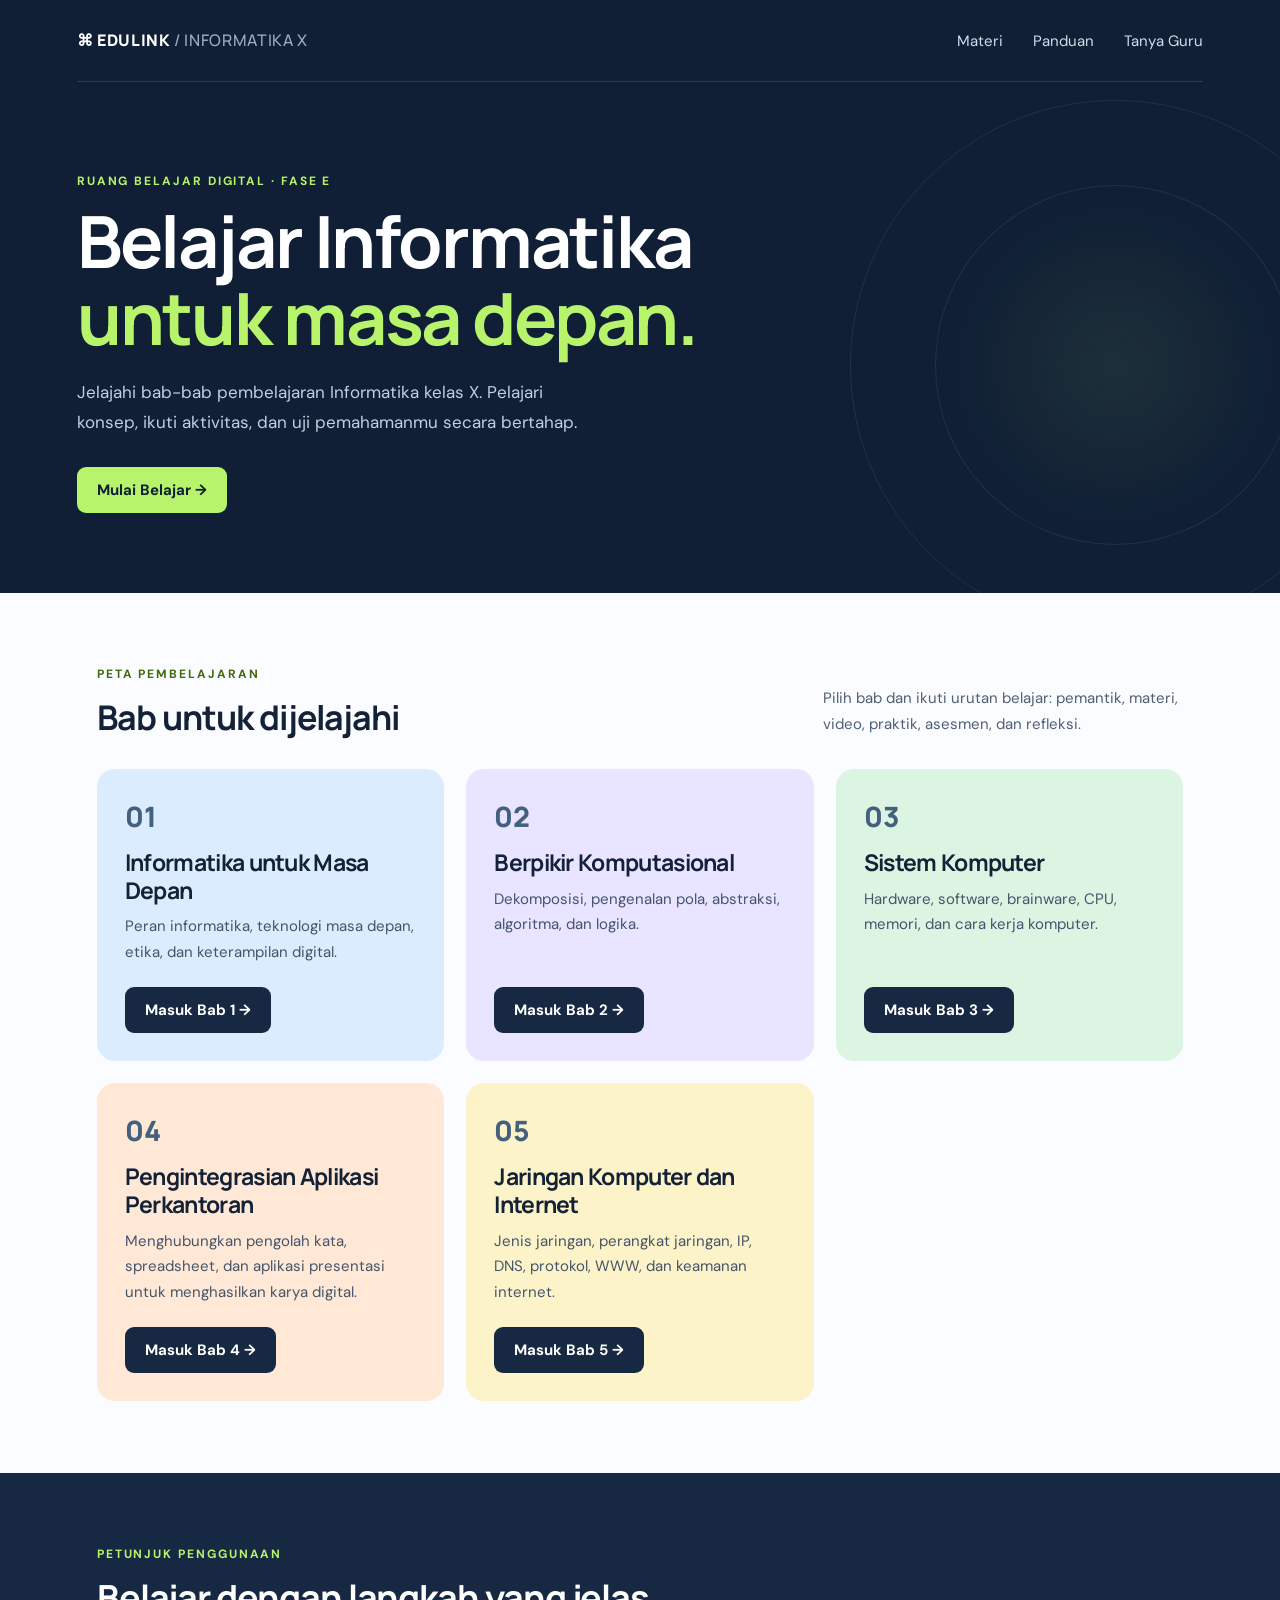
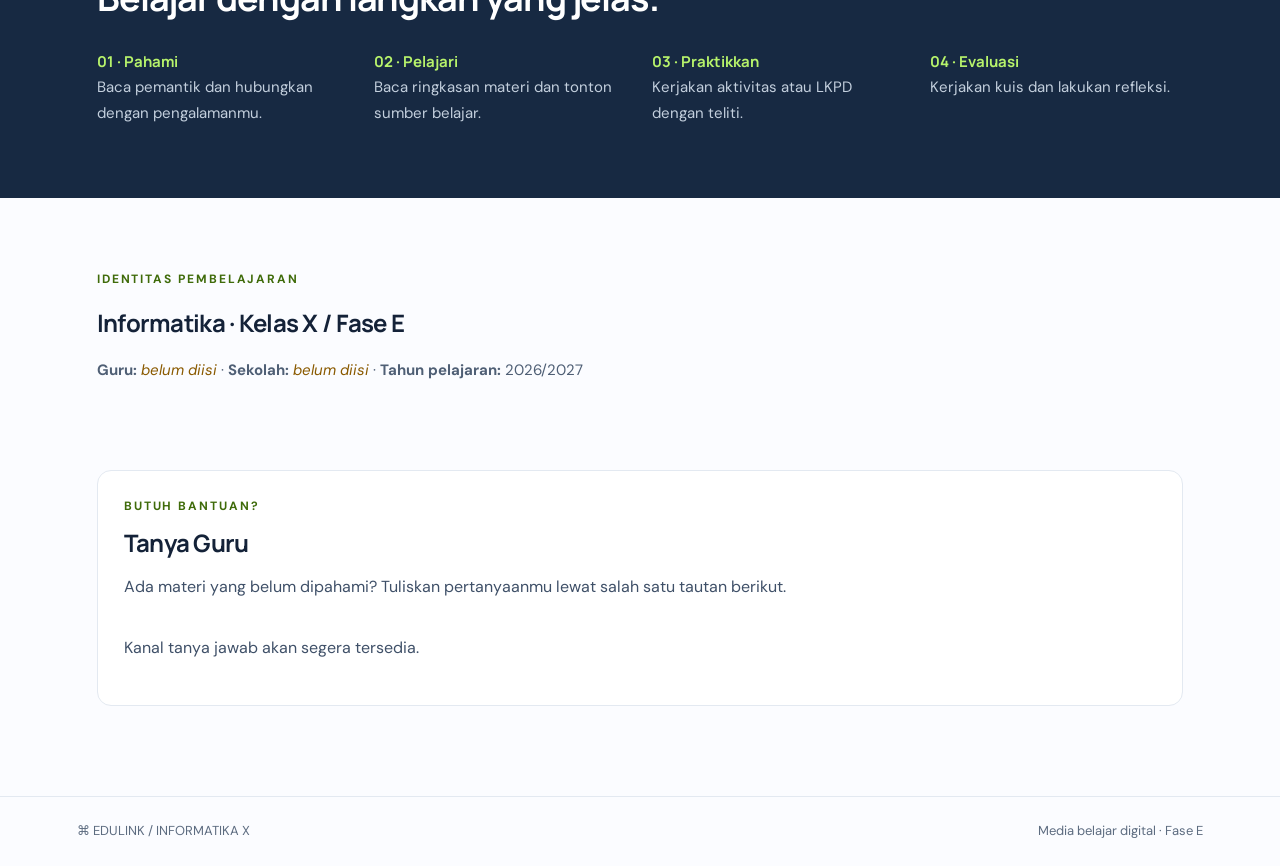
<file: index.html>
<!doctype html><html lang="id"><head><meta charset="utf-8"><meta name="viewport" content="width=device-width,initial-scale=1">
<title>Edulink Informatika X</title><meta name="description" content="Ruang belajar digital Informatika kelas X (Fase E): bab materi, aktivitas, kuis, dan refleksi."><meta name="theme-color" content="#101f35">
<meta property="og:title" content="Edulink Informatika X"><meta property="og:description" content="Ruang belajar digital Informatika kelas X (Fase E): bab materi, aktivitas, kuis, dan refleksi."><meta property="og:type" content="website">
<link rel="icon" href="data:image/svg+xml,%3Csvg xmlns='http://www.w3.org/2000/svg' viewBox='0 0 32 32'%3E%3Crect width='32' height='32' rx='8' fill='%23b7f36b'/%3E%3Ctext x='16' y='23' font-size='20' text-anchor='middle' fill='%23101f35'%3E%E2%8C%98%3C/text%3E%3C/svg%3E">
<link rel="preconnect" href="https://fonts.googleapis.com"><link rel="preconnect" href="https://fonts.gstatic.com" crossorigin>
<link rel="stylesheet" href="https://fonts.googleapis.com/css2?family=DM+Sans:wght@400;500;600;700&family=Manrope:wght@700;800&display=swap">
<link rel="stylesheet" href="style.css"></head><body>
<a class="skip" href="#bab">Lewati ke konten</a>
<header class="hero"><div class="hero-orbit orbit-one"></div><div class="hero-orbit orbit-two"></div>
<nav class="nav" aria-label="Menu utama"><a class="brand" href="index.html">⌘ EDULINK <i>/ INFORMATIKA X</i></a>
<button class="menu-toggle" id="menuToggle" type="button" aria-label="Buka menu" aria-expanded="false" aria-controls="navLinks">☰</button>
<div class="nav-links" id="navLinks"><a href="#bab">Materi</a><a href="#panduan">Panduan</a><a href="#tanya">Tanya Guru</a></div></nav>
<div class="hero-content"><div class="eyebrow">RUANG BELAJAR DIGITAL · FASE E</div><h1>Belajar Informatika<br><span>untuk masa depan.</span></h1>
<p>Jelajahi bab-bab pembelajaran Informatika kelas X. Pelajari konsep, ikuti aktivitas, dan uji pemahamanmu secara bertahap.</p>
<a class="btn" href="#bab">Mulai Belajar →</a></div></header>
<main><section class="wrap" id="bab"><div class="intro"><div><div class="eyebrow">PETA PEMBELAJARAN</div><h2>Bab untuk dijelajahi</h2></div>
<p class="muted">Pilih bab dan ikuti urutan belajar: pemantik, materi, video, praktik, asesmen, dan refleksi.</p></div>
<div class="grid" id="babGrid">
<div class="card c1"><div class="num">01</div><h3>Informatika untuk Masa Depan</h3><p class="desc">Peran informatika, teknologi masa depan, etika, dan keterampilan digital.</p><a class="btn" href="bab1.html">Masuk Bab 1 →</a></div>
<div class="card c2"><div class="num">02</div><h3>Berpikir Komputasional</h3><p class="desc">Dekomposisi, pengenalan pola, abstraksi, algoritma, dan logika.</p><a class="btn" href="bab2.html">Masuk Bab 2 →</a></div>
<div class="card c3"><div class="num">03</div><h3>Sistem Komputer</h3><p class="desc">Hardware, software, brainware, CPU, memori, dan cara kerja komputer.</p><a class="btn" href="bab3.html">Masuk Bab 3 →</a></div>
<div class="card c4"><div class="num">04</div><h3>Pengintegrasian Aplikasi Perkantoran</h3><p class="desc">Menghubungkan pengolah kata, spreadsheet, dan aplikasi presentasi untuk menghasilkan karya digital.</p><a class="btn" href="bab4.html">Masuk Bab 4 →</a></div>
<div class="card c5"><div class="num">05</div><h3>Jaringan Komputer dan Internet</h3><p class="desc">Jenis jaringan, perangkat jaringan, IP, DNS, protokol, WWW, dan keamanan internet.</p><a class="btn" href="bab5.html">Masuk Bab 5 →</a></div>
</div></section>
<section class="guide-band" id="panduan"><div class="wrap"><div class="eyebrow">PETUNJUK PENGGUNAAN</div><h2>Belajar dengan langkah yang jelas.</h2>
<div class="steps"><p><b>01 · Pahami</b><br>Baca pemantik dan hubungkan dengan pengalamanmu.</p><p><b>02 · Pelajari</b><br>Baca ringkasan materi dan tonton sumber belajar.</p><p><b>03 · Praktikkan</b><br>Kerjakan aktivitas atau LKPD dengan teliti.</p><p><b>04 · Evaluasi</b><br>Kerjakan kuis dan lakukan refleksi.</p></div></div></section>
<section class="wrap"><div class="eyebrow">IDENTITAS PEMBELAJARAN</div><h2>Informatika · Kelas X / Fase E</h2>
<p class="muted"><b>Guru:</b> <span class="ed-empty" data-ed="guru">belum diisi</span> · <b>Sekolah:</b> <span class="ed-empty" data-ed="sekolah">belum diisi</span> · <b>Tahun pelajaran:</b> <span data-ed="tahun">2026/2027</span></p></section>
<section class="wrap" id="tanya" style="padding-top:0"><div class="content"><section style="background:#fff;border:1px solid var(--line);border-radius:14px;padding:26px"><div class="eyebrow">BUTUH BANTUAN?</div><h2>Tanya Guru</h2><p>Ada materi yang belum dipahami? Tuliskan pertanyaanmu lewat salah satu tautan berikut.</p><div class="ask-grid" id="tanyaLinks"><p class="muted">Kanal tanya jawab akan segera tersedia.</p></div></section></div></section></main>
<footer><span>⌘ EDULINK / INFORMATIKA X</span><span>Media belajar digital · Fase E</span></footer>
<script src="pengaturan.js"></script><script src="script.js"></script><script src="bab-dinamis.js"></script></body></html>
</file>
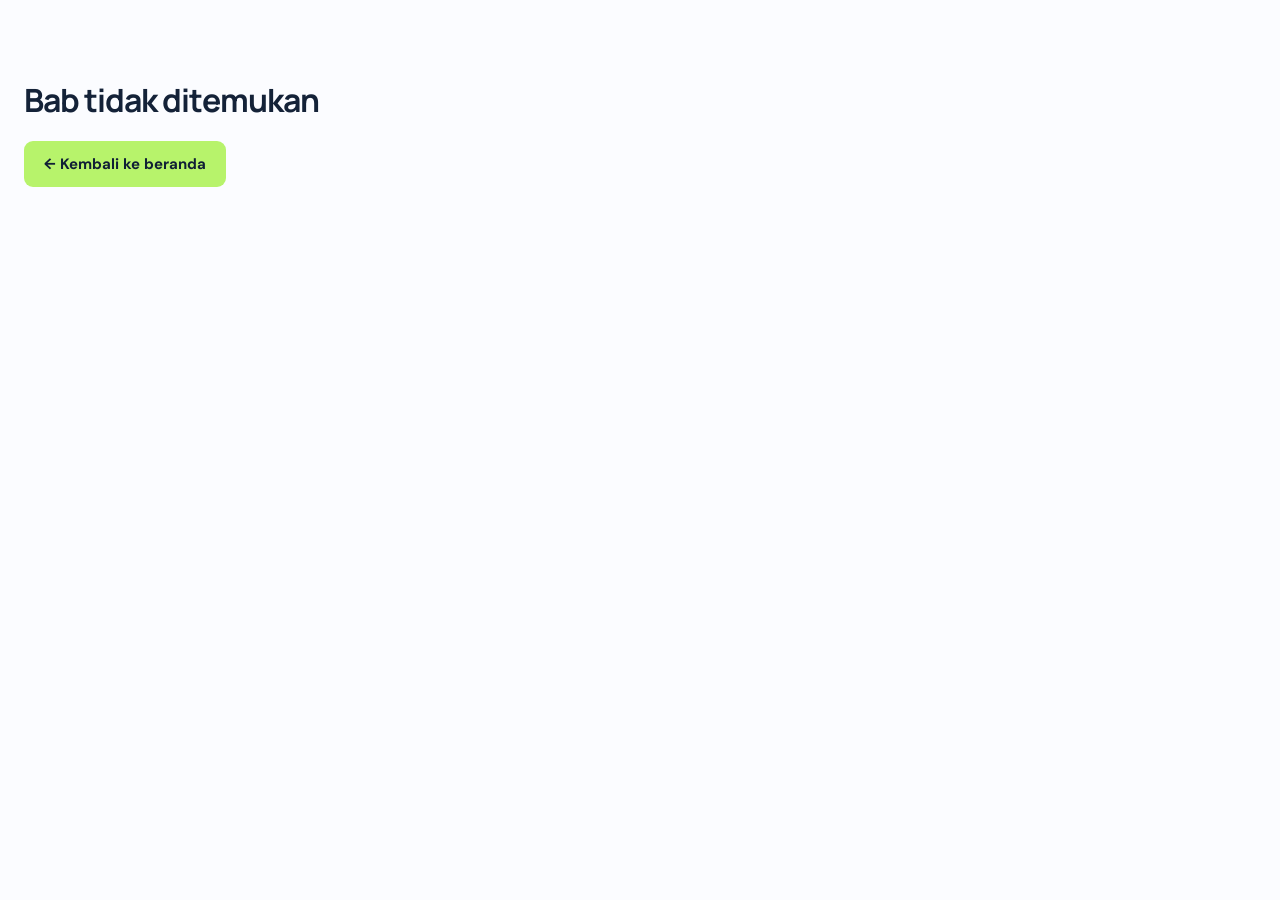
<file: bab.html>
<!doctype html><html lang="id"><head><meta charset="utf-8"><meta name="viewport" content="width=device-width,initial-scale=1">
<title>Bab · Edulink Informatika X</title><meta name="theme-color" content="#101f35">
<link rel="icon" href="data:image/svg+xml,%3Csvg xmlns='http://www.w3.org/2000/svg' viewBox='0 0 32 32'%3E%3Crect width='32' height='32' rx='8' fill='%23b7f36b'/%3E%3Ctext x='16' y='23' font-size='20' text-anchor='middle' fill='%23101f35'%3E%E2%8C%98%3C/text%3E%3C/svg%3E">
<link rel="preconnect" href="https://fonts.googleapis.com"><link rel="preconnect" href="https://fonts.gstatic.com" crossorigin>
<link rel="stylesheet" href="https://fonts.googleapis.com/css2?family=DM+Sans:wght@400;500;600;700&family=Manrope:wght@700;800&display=swap">
<link rel="stylesheet" href="style.css"></head><body>
<div id="babDinamis"><noscript><p style="padding:40px">Aktifkan JavaScript untuk membuka halaman ini.</p></noscript></div>
<script src="pengaturan.js"></script><script src="bab-dinamis.js"></script></body></html>
</file>
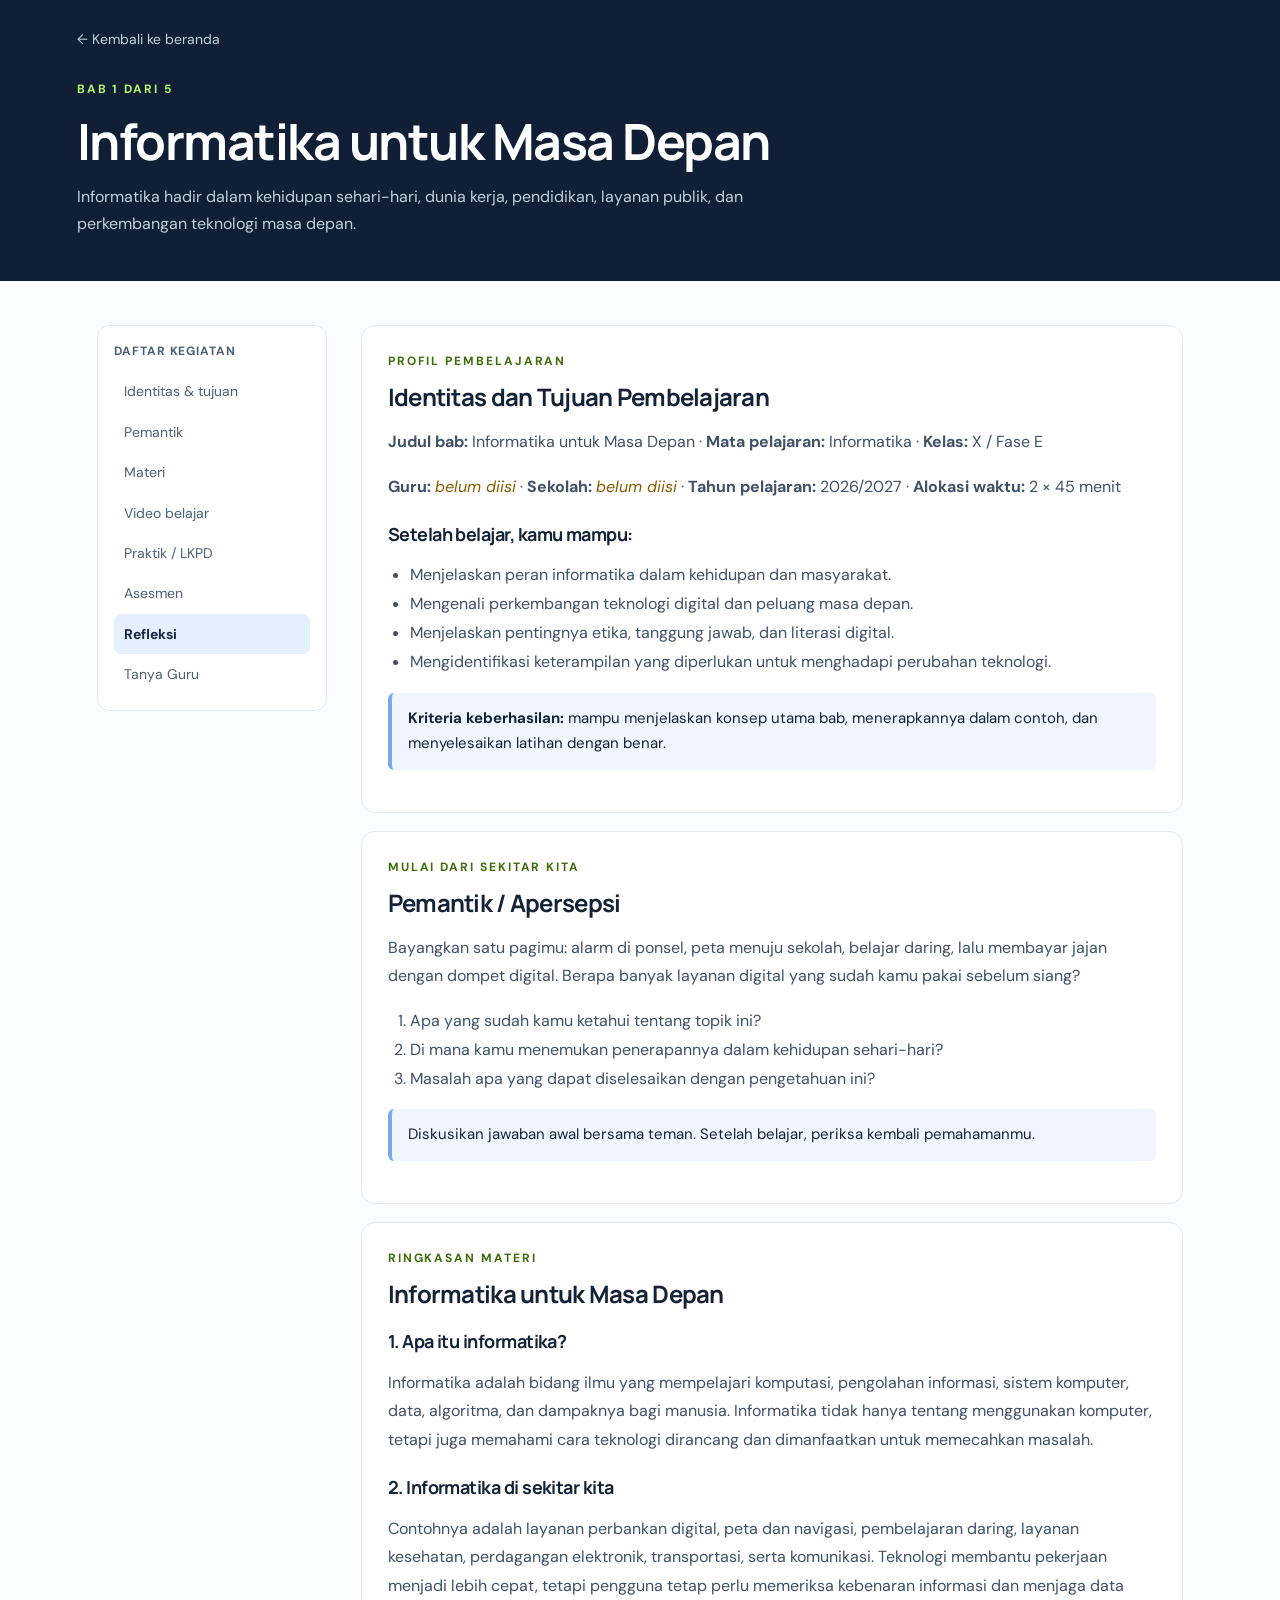
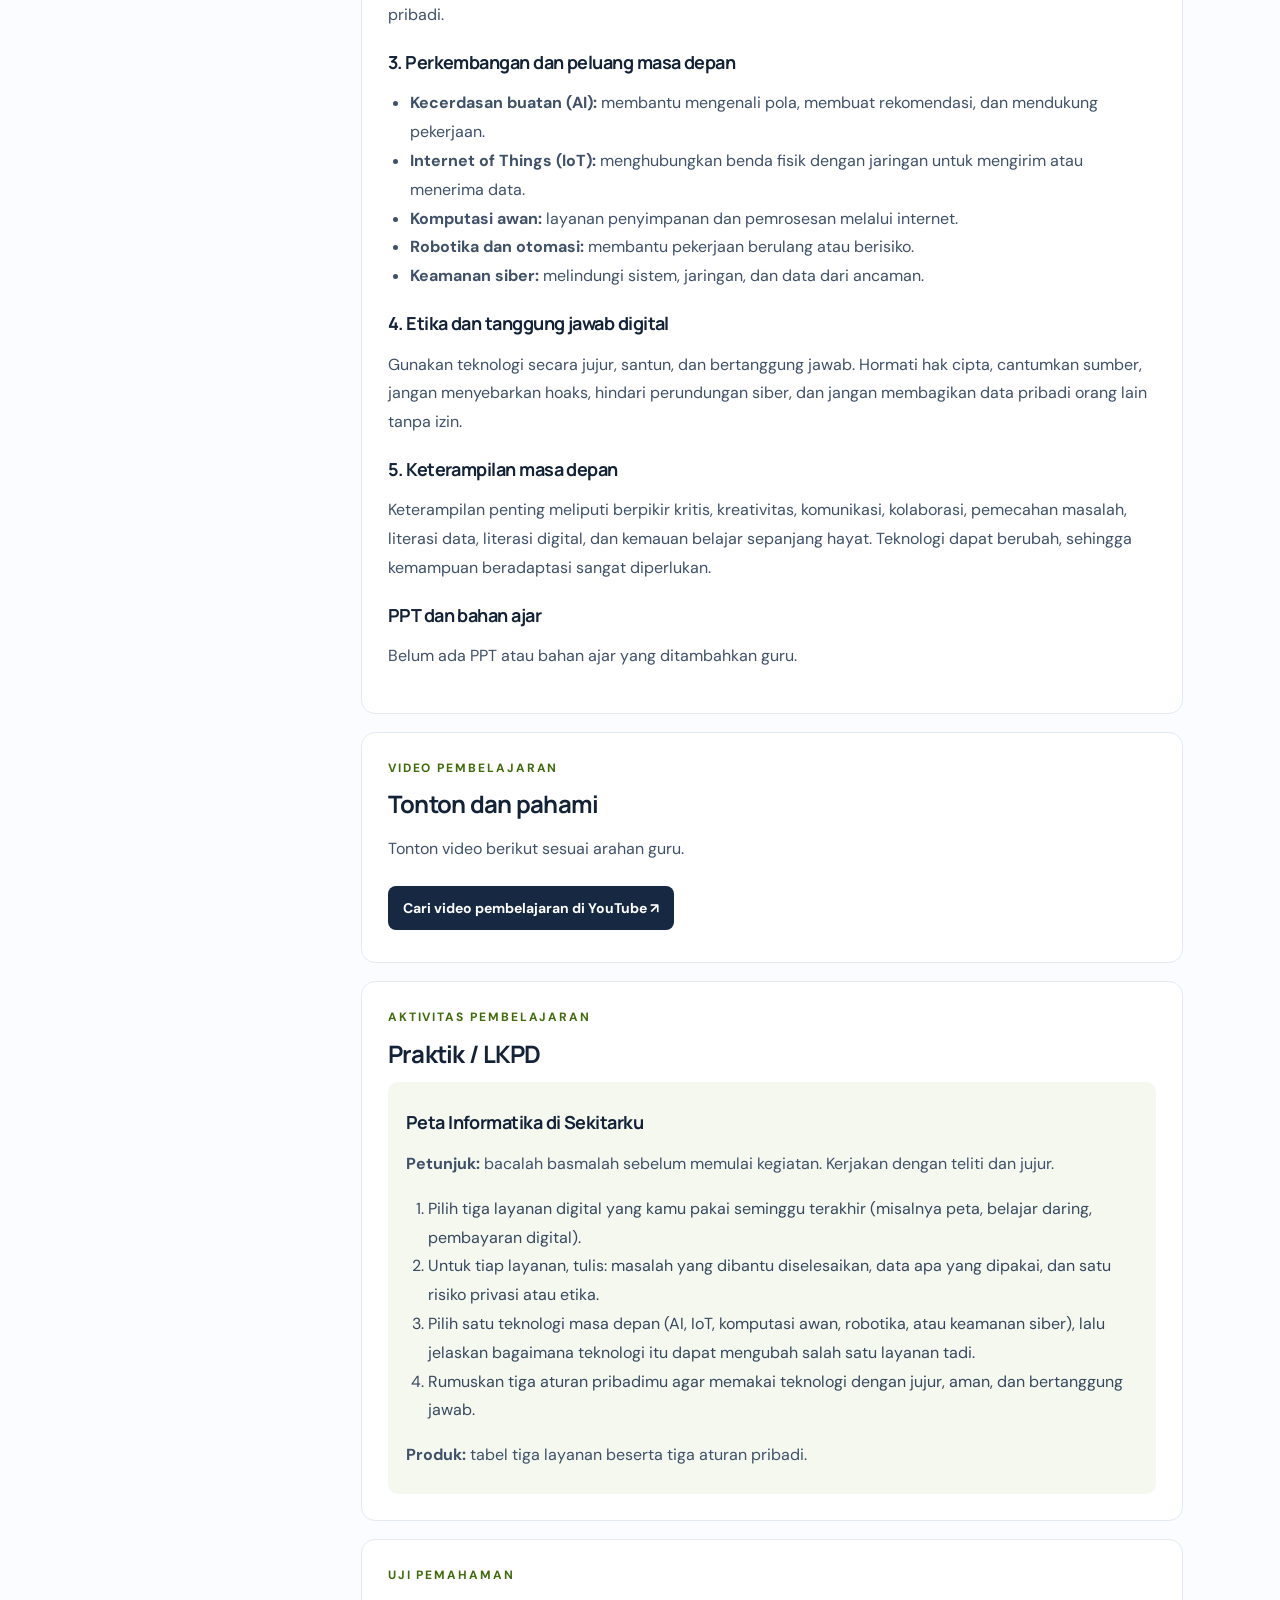
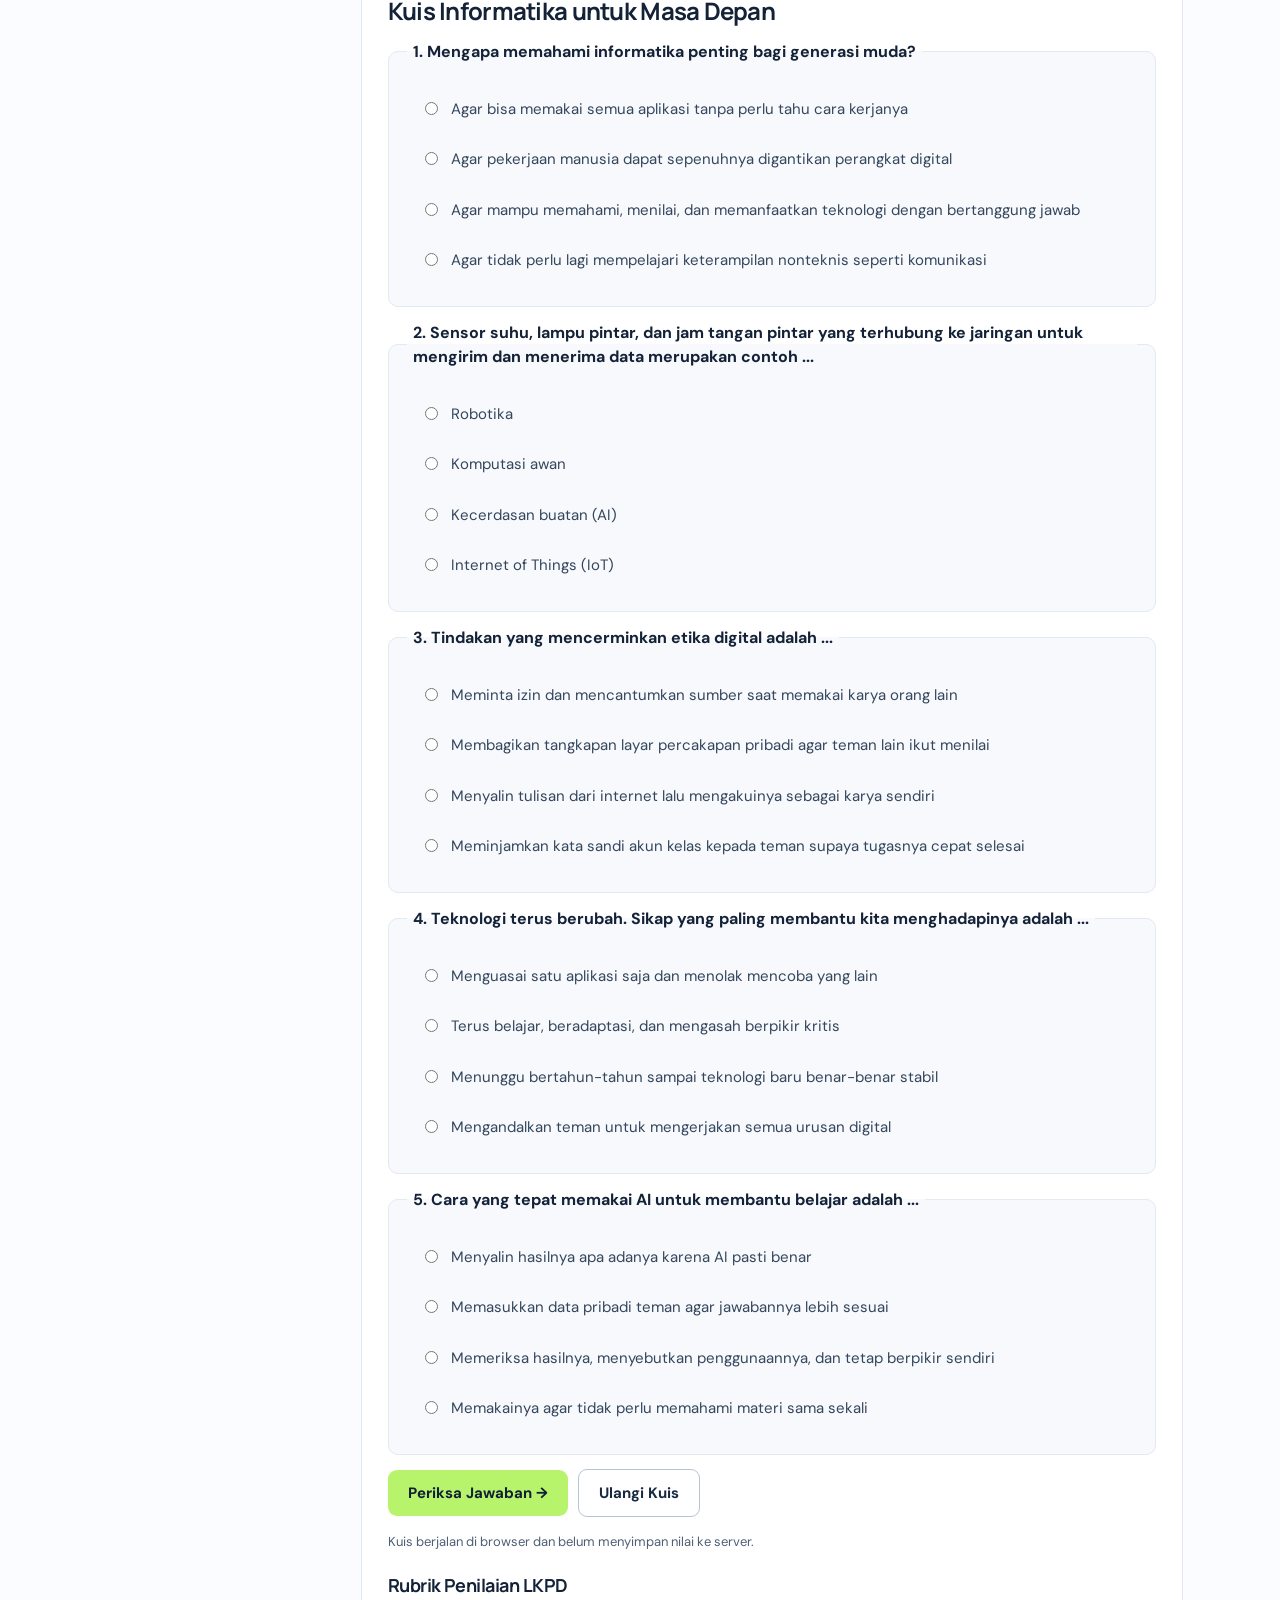
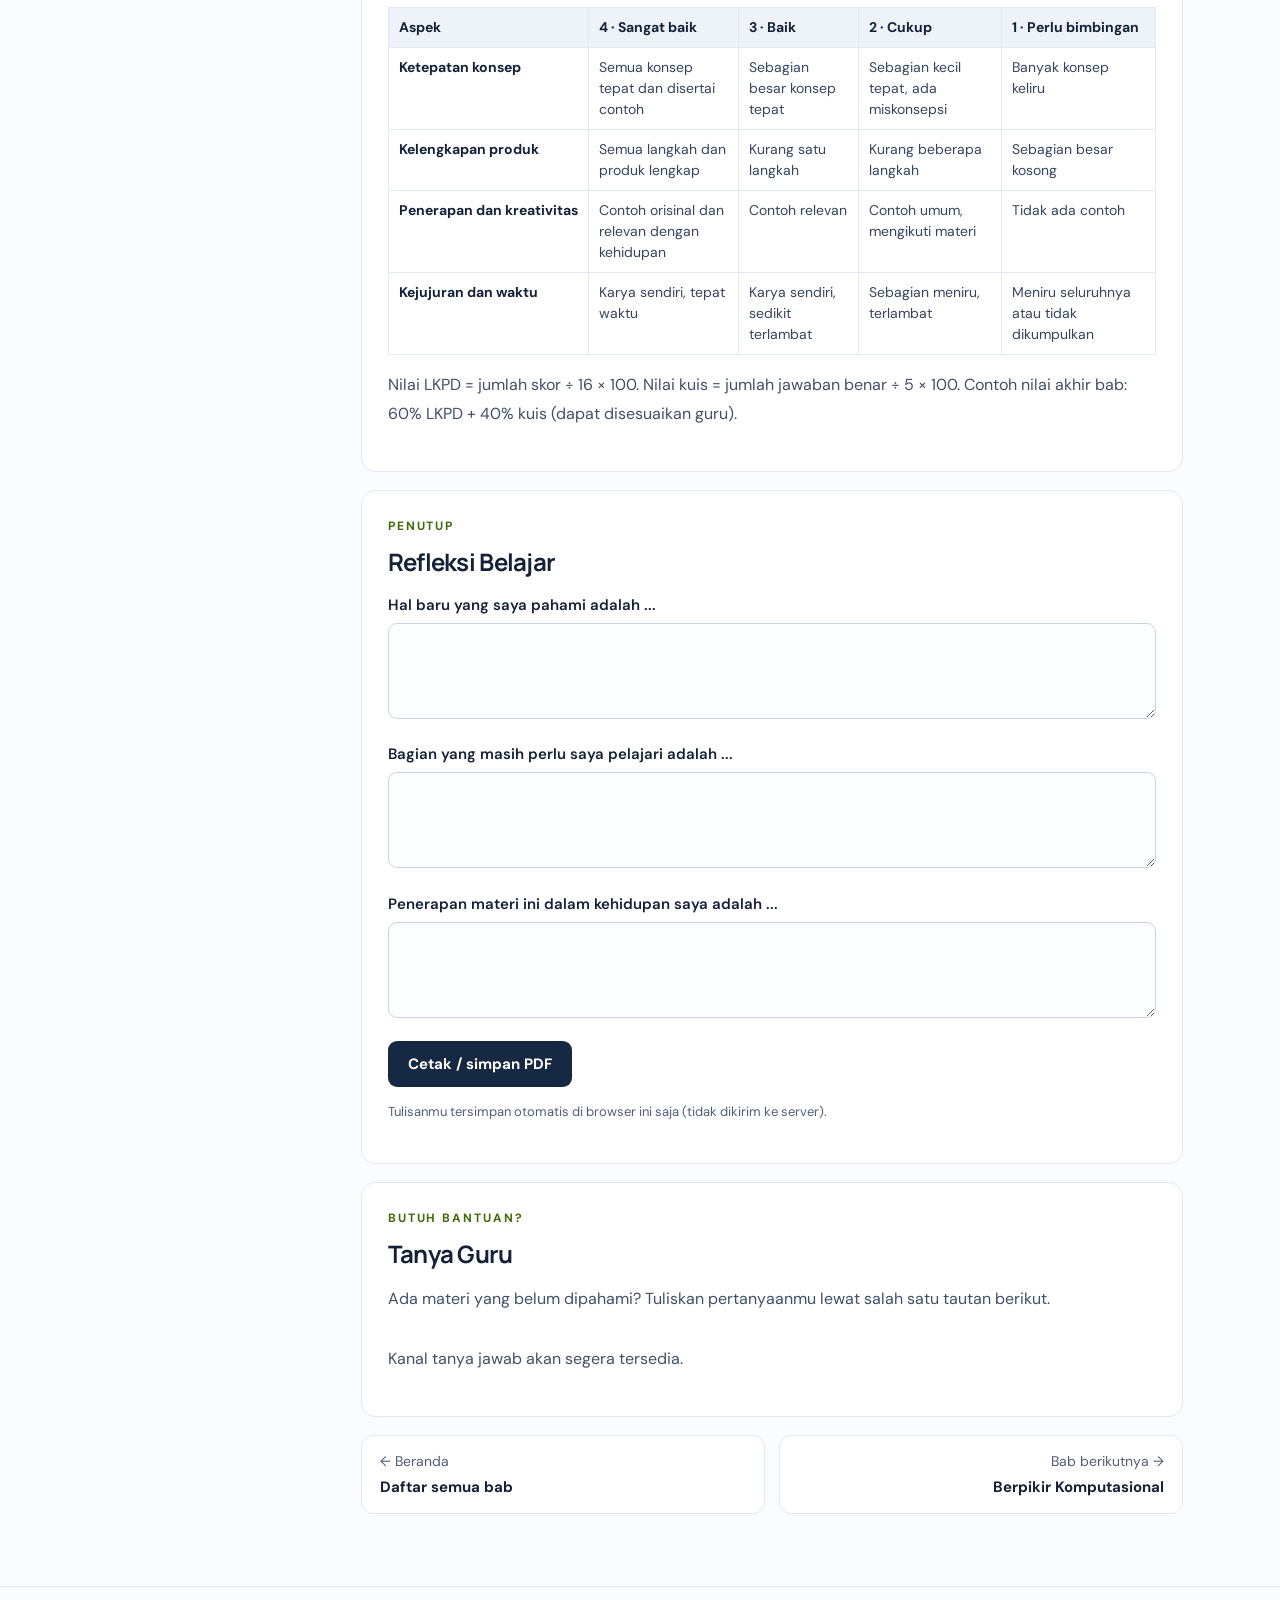
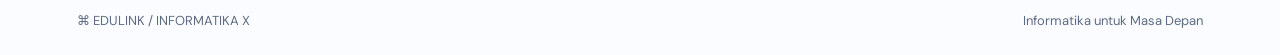
<file: bab1.html>
<!doctype html><html lang="id"><head><meta charset="utf-8"><meta name="viewport" content="width=device-width,initial-scale=1">
<title>Mengalihkan… · Edulink Informatika X</title>
<meta http-equiv="refresh" content="0;url=bab.html?b=1">
<script>location.replace("bab.html?b=1");</script></head>
<body><p>Mengalihkan ke <a href="bab.html?b=1">Bab 1</a>…</p></body></html>
</file>
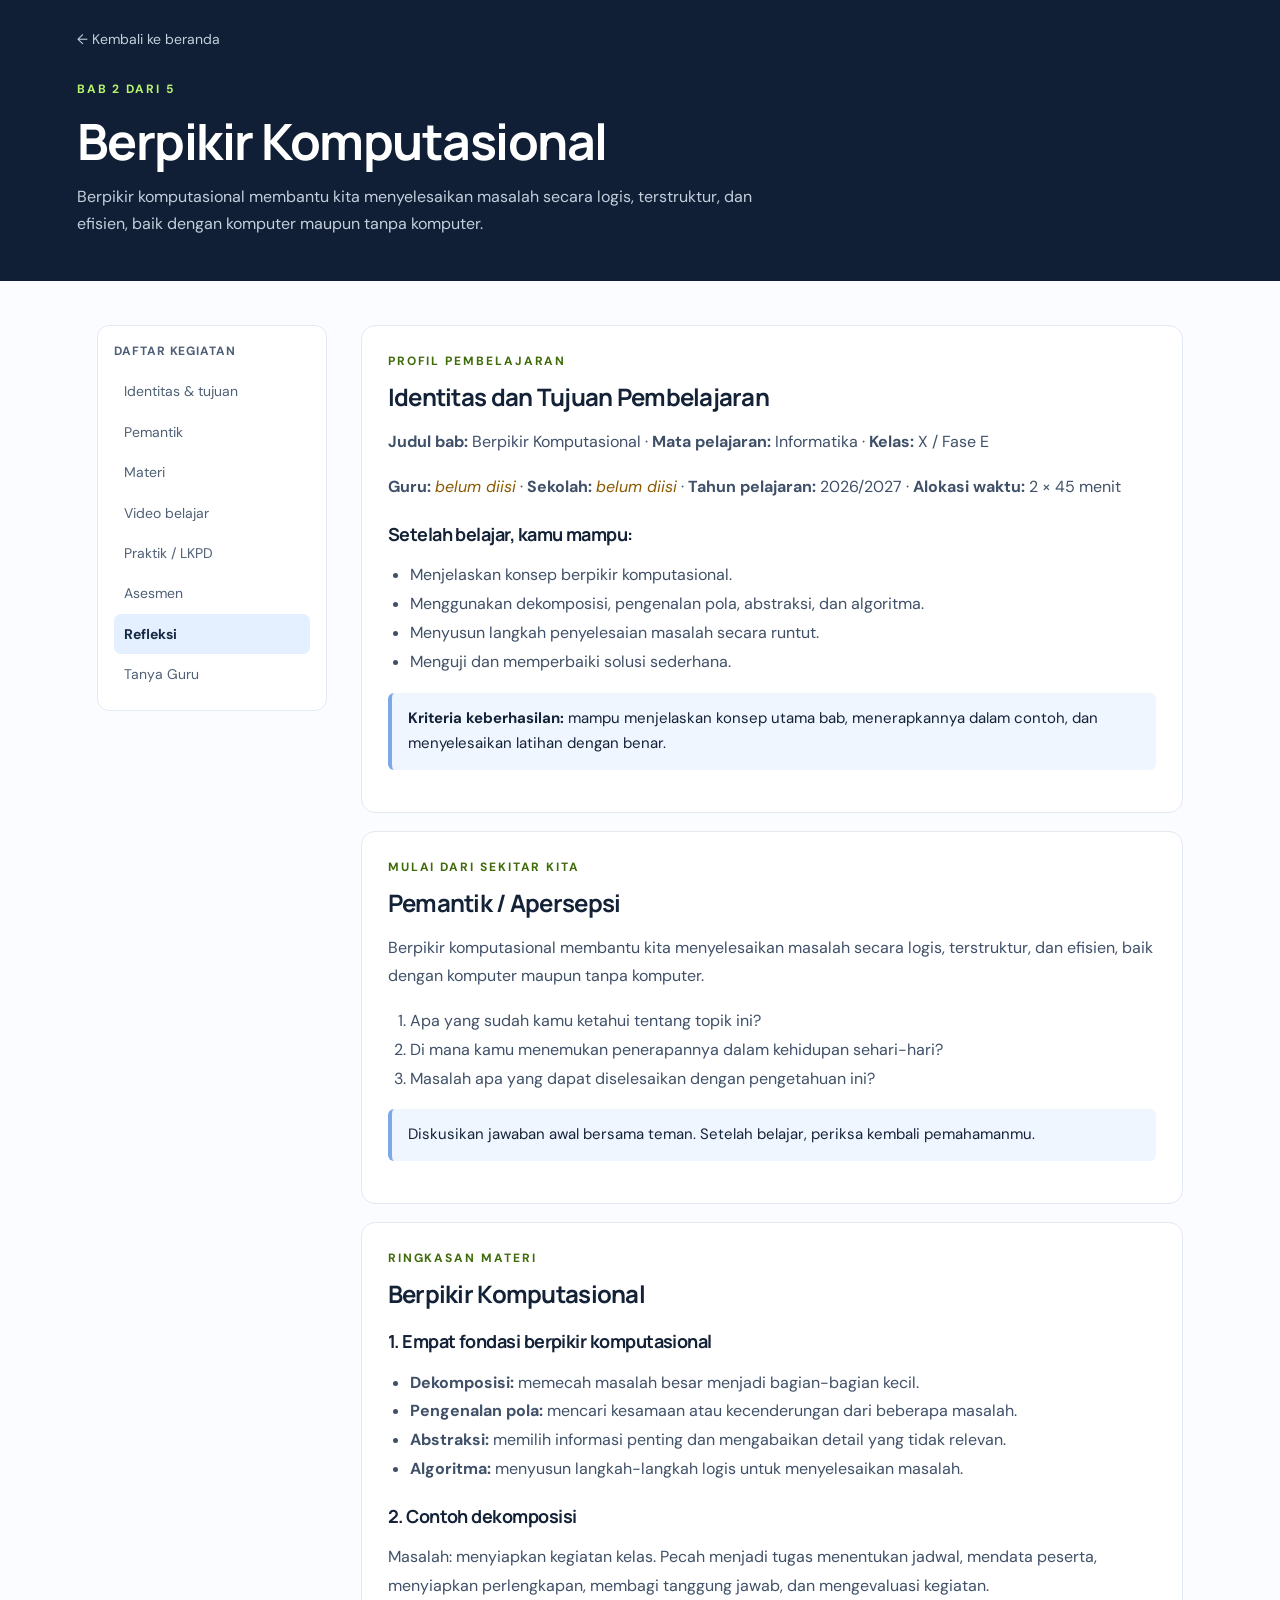
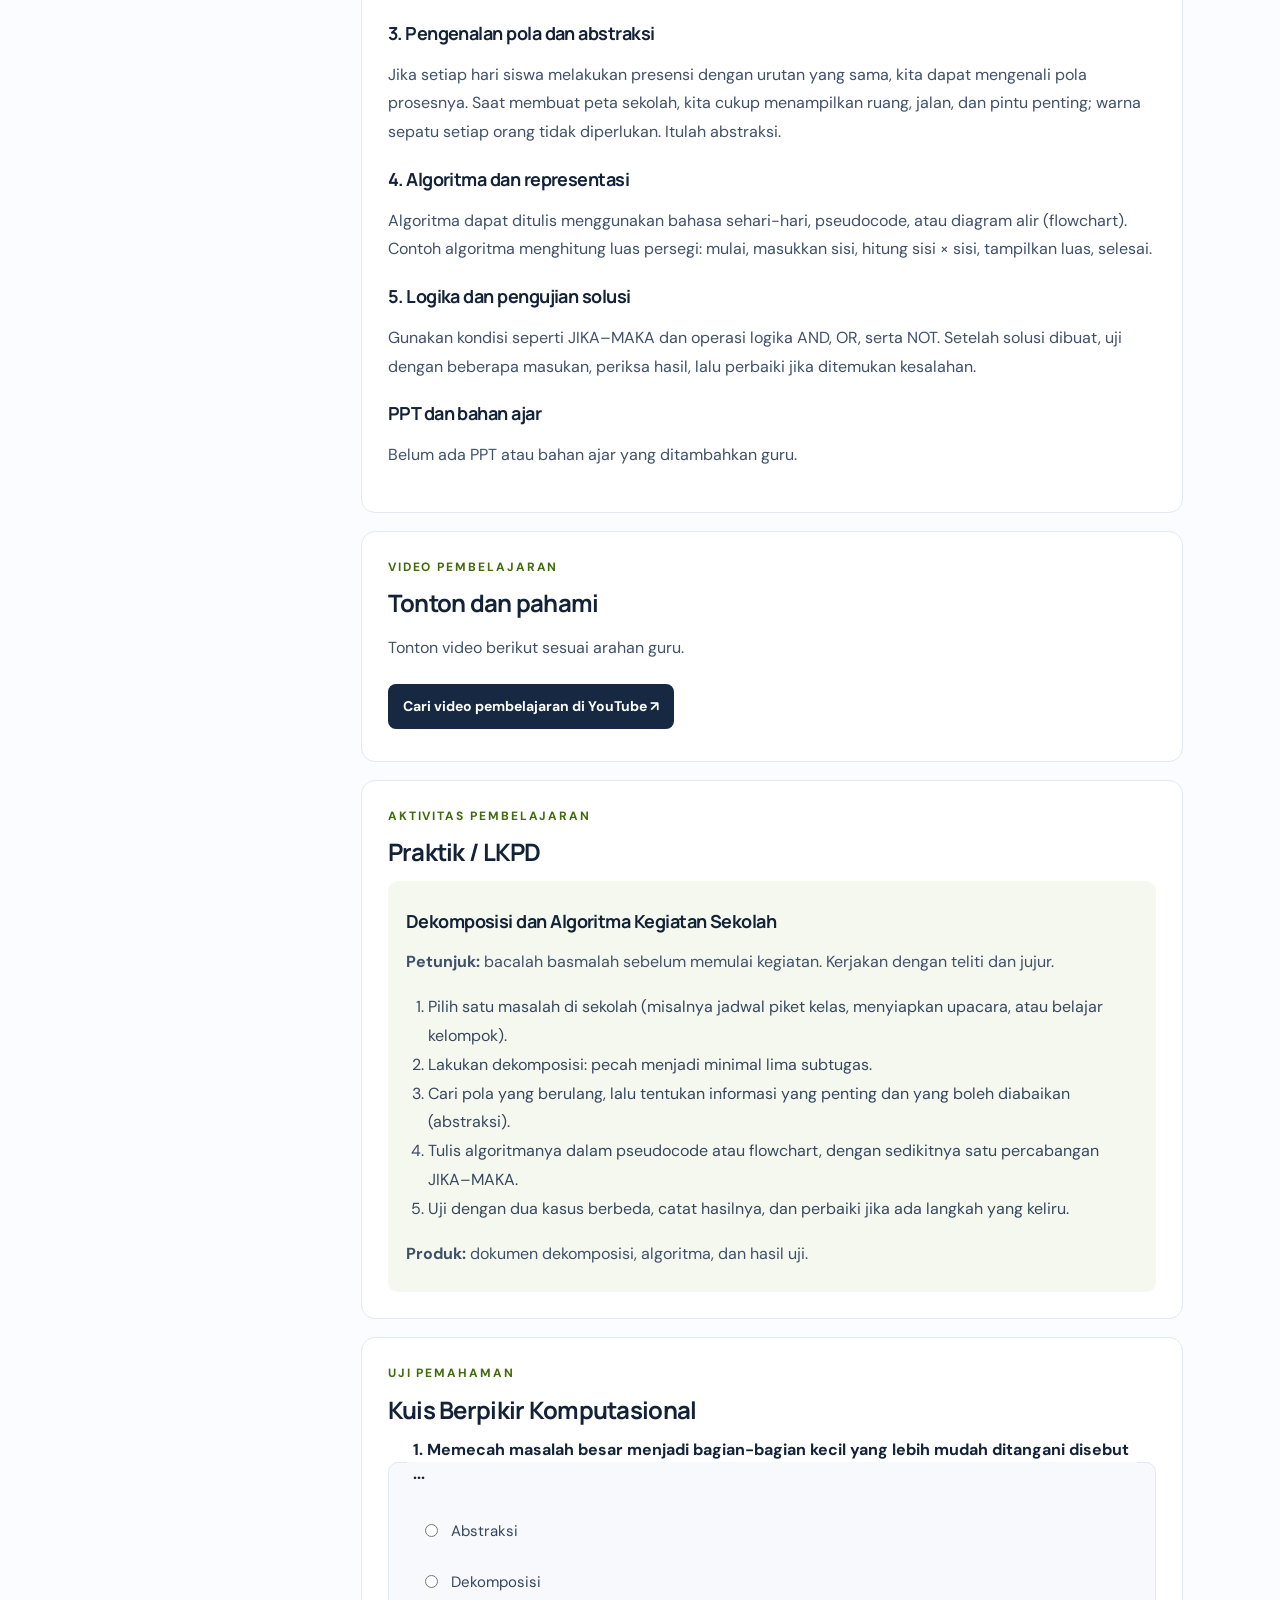
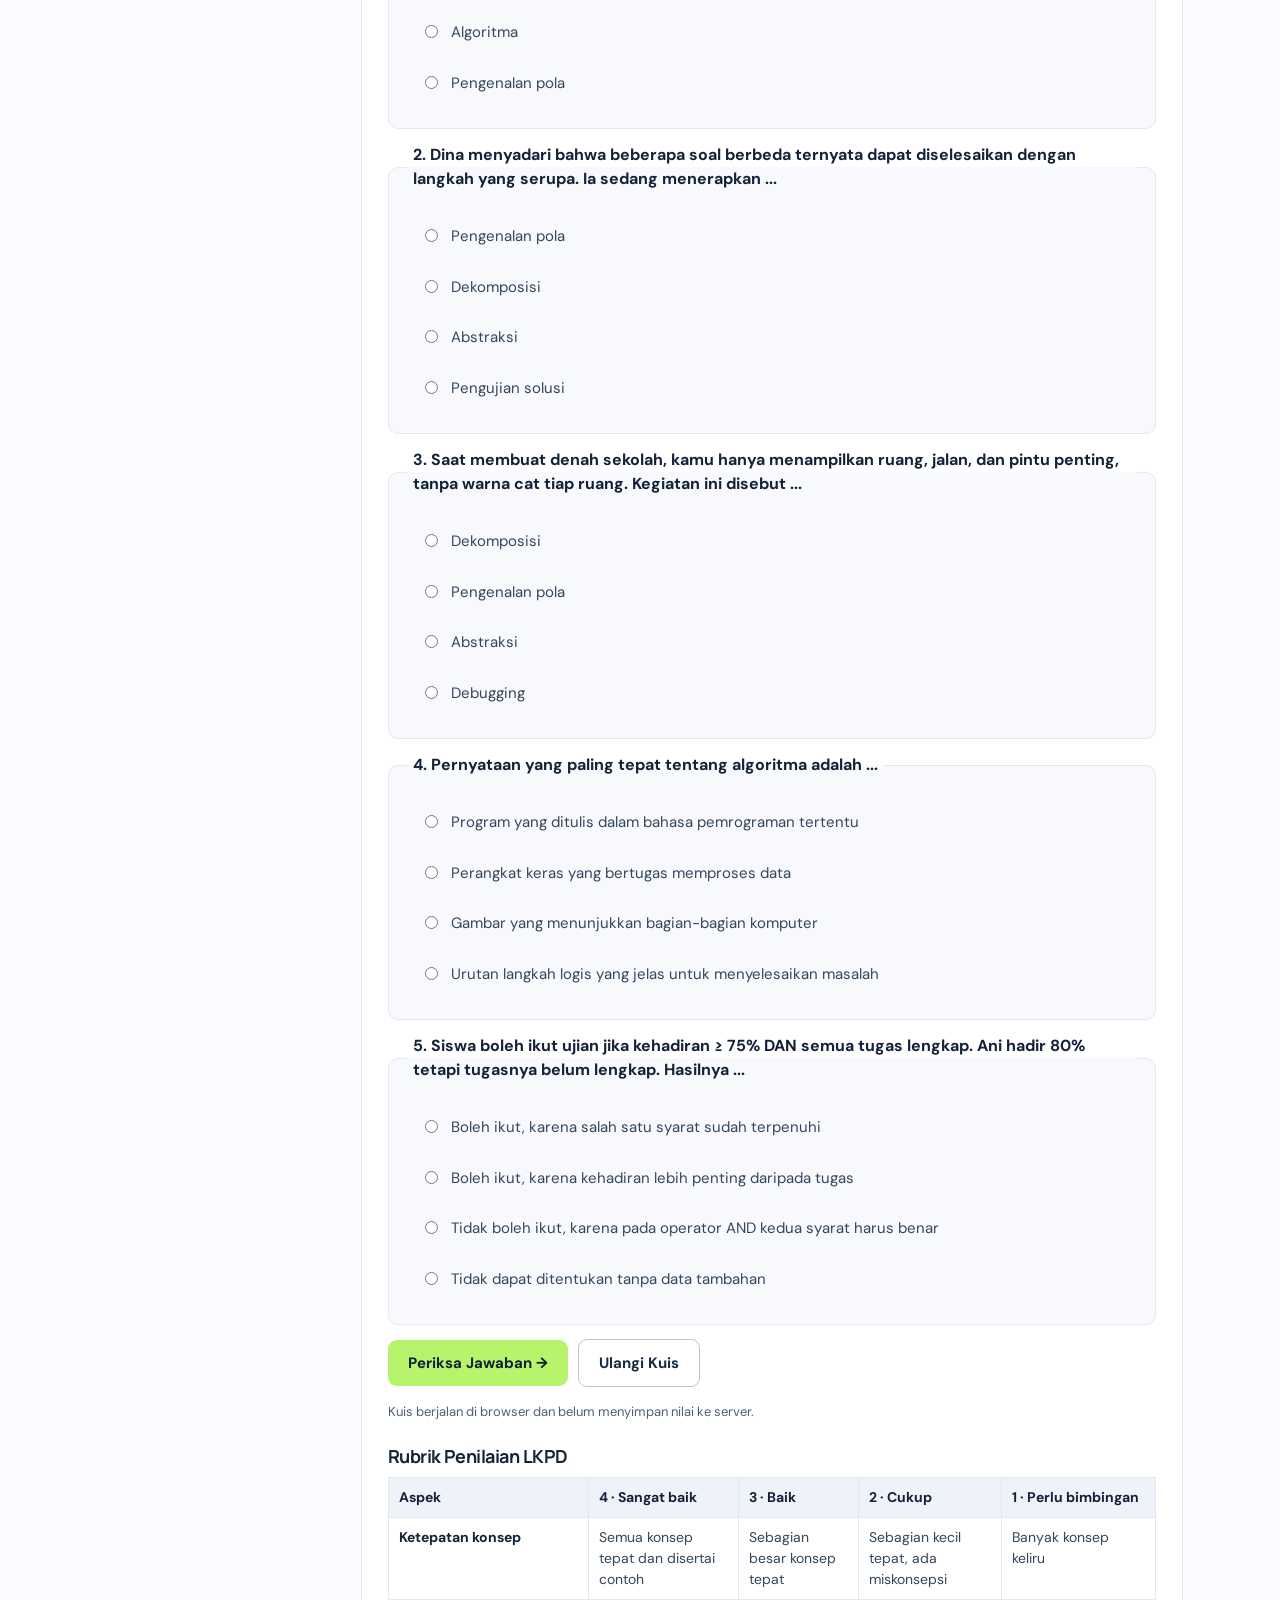
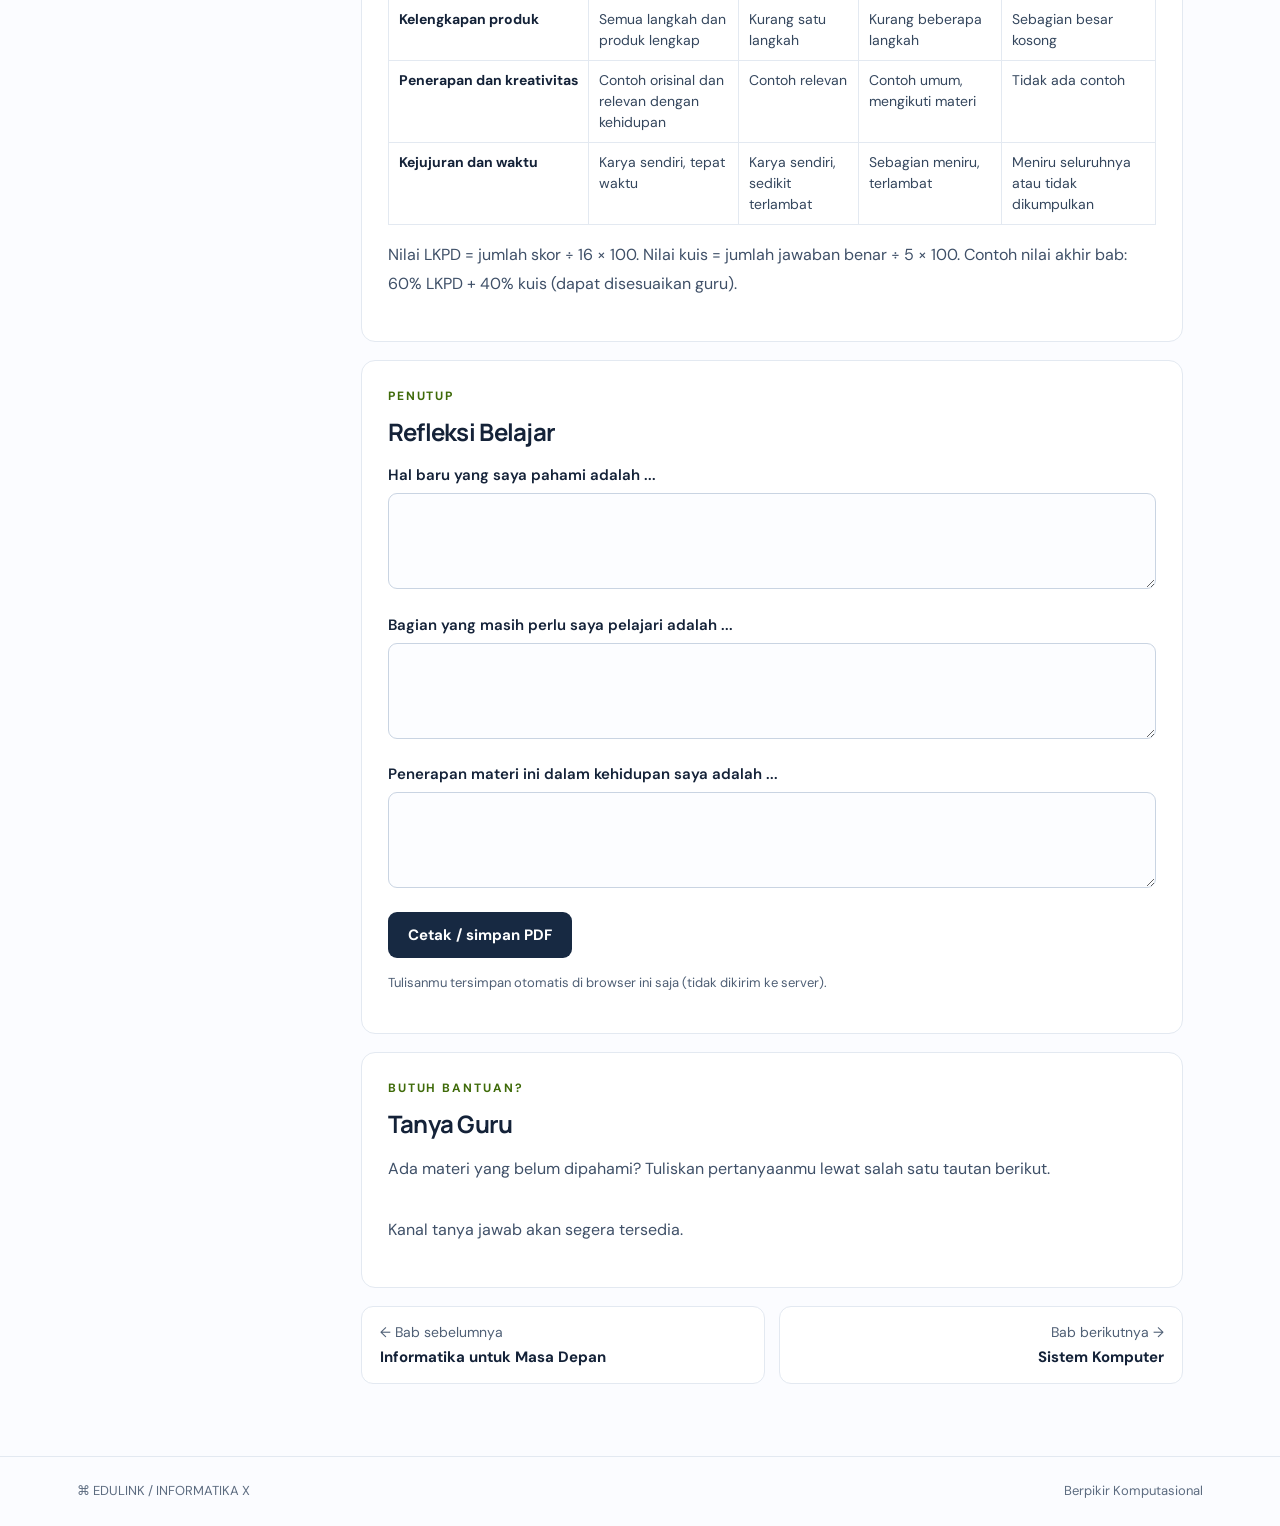
<file: bab2.html>
<!doctype html><html lang="id"><head><meta charset="utf-8"><meta name="viewport" content="width=device-width,initial-scale=1">
<title>Mengalihkan… · Edulink Informatika X</title>
<meta http-equiv="refresh" content="0;url=bab.html?b=2">
<script>location.replace("bab.html?b=2");</script></head>
<body><p>Mengalihkan ke <a href="bab.html?b=2">Bab 2</a>…</p></body></html>
</file>
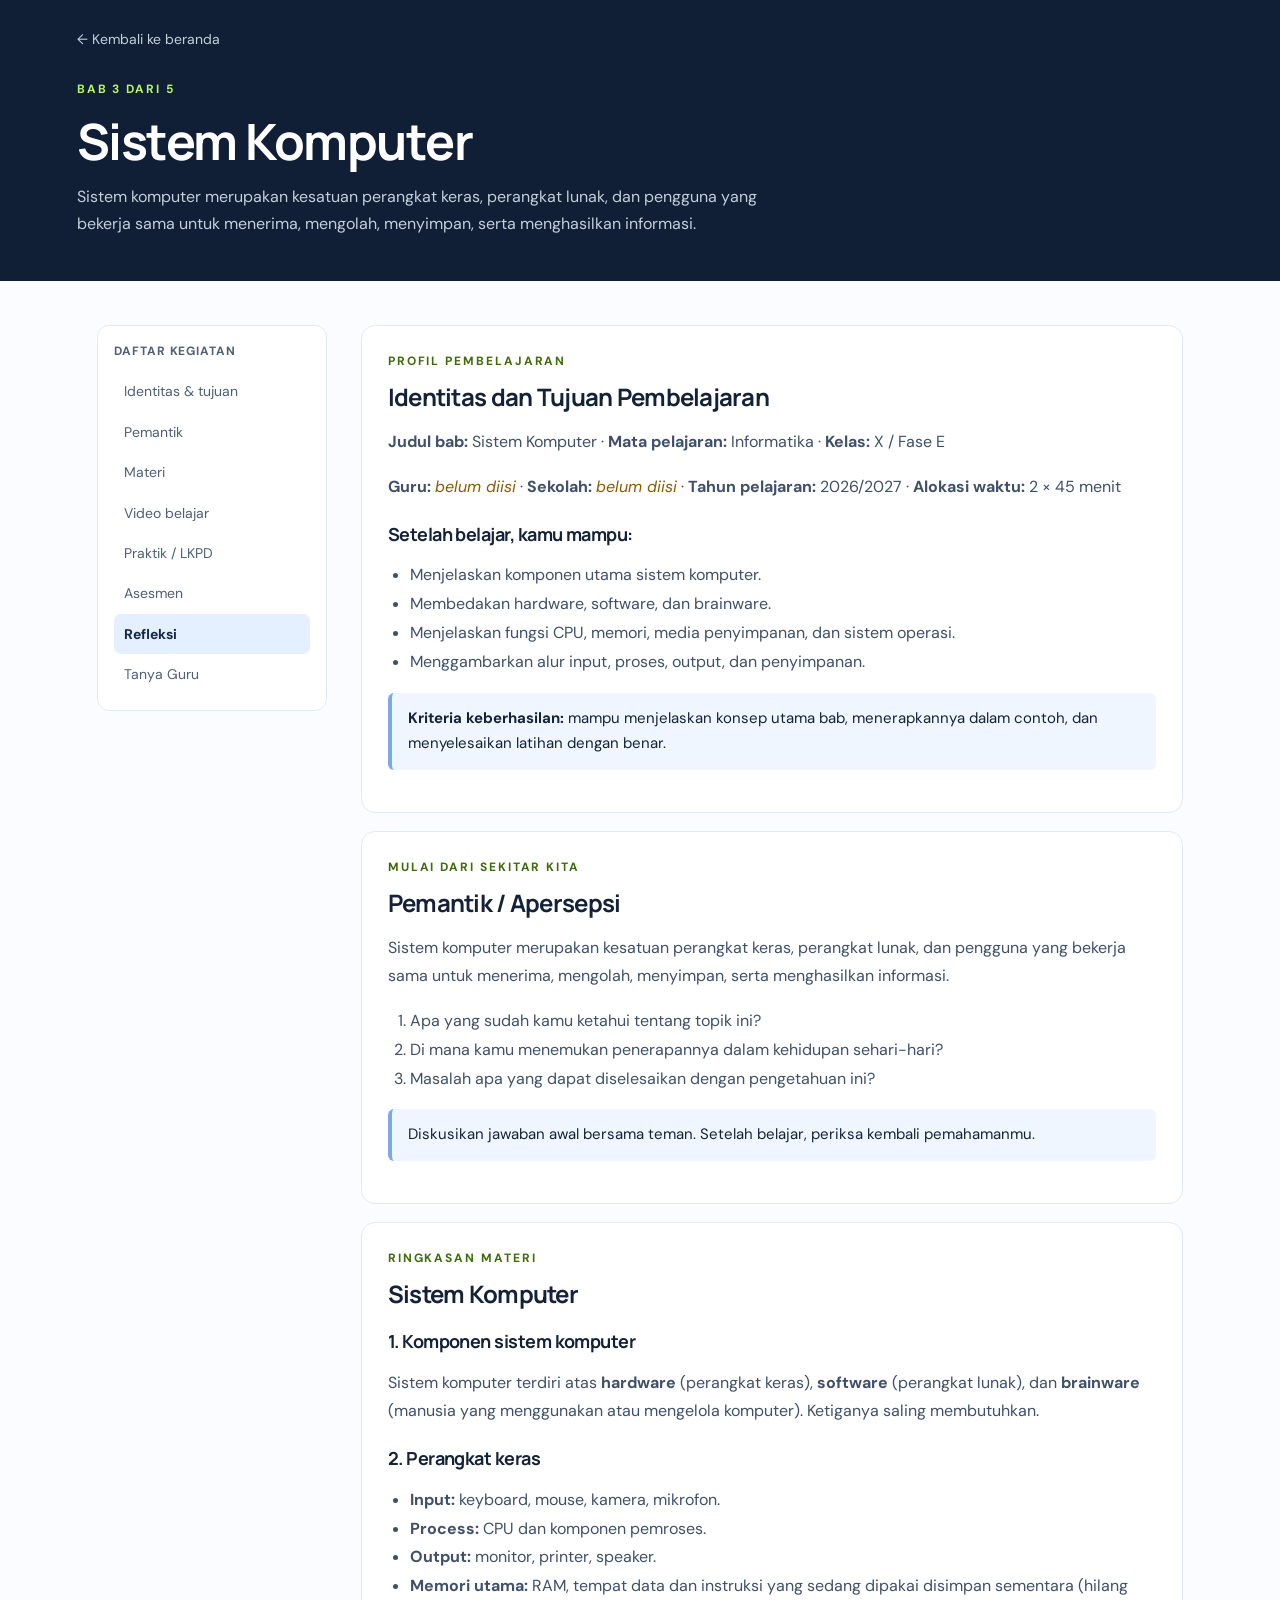
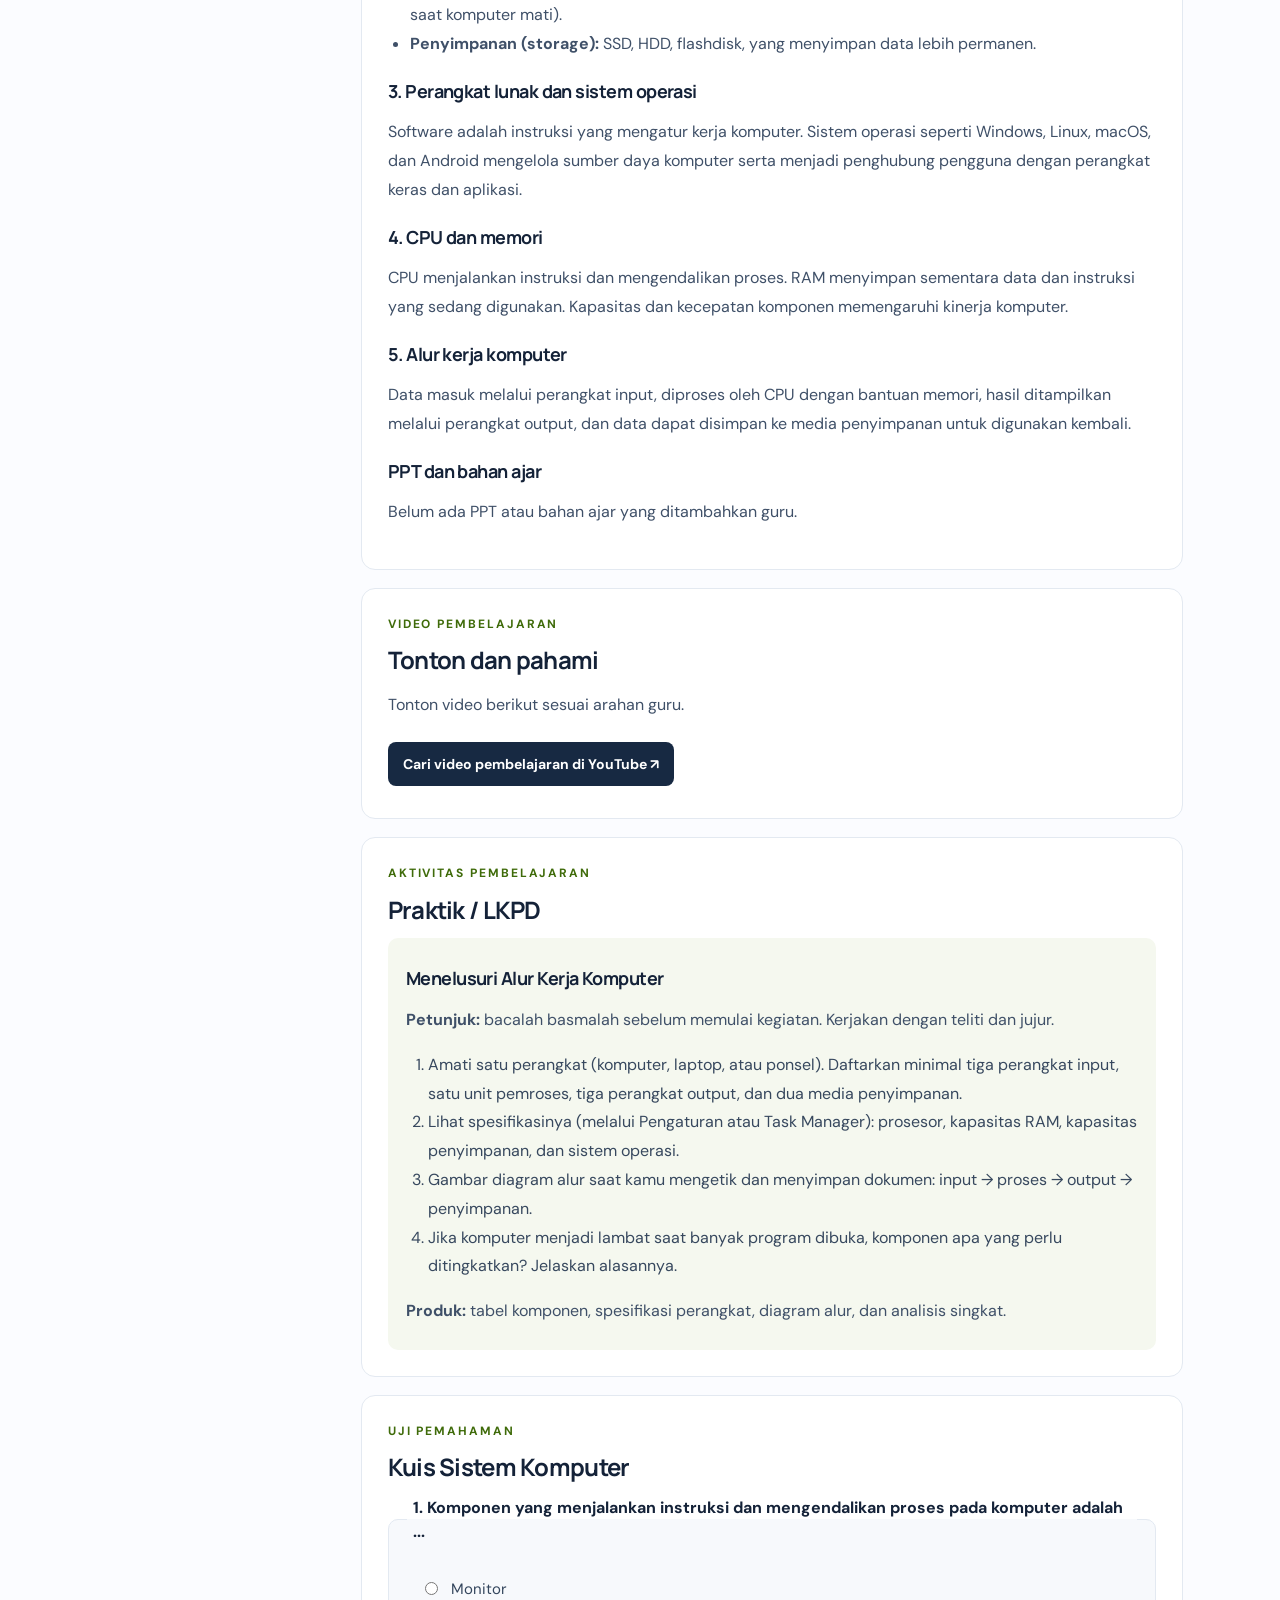
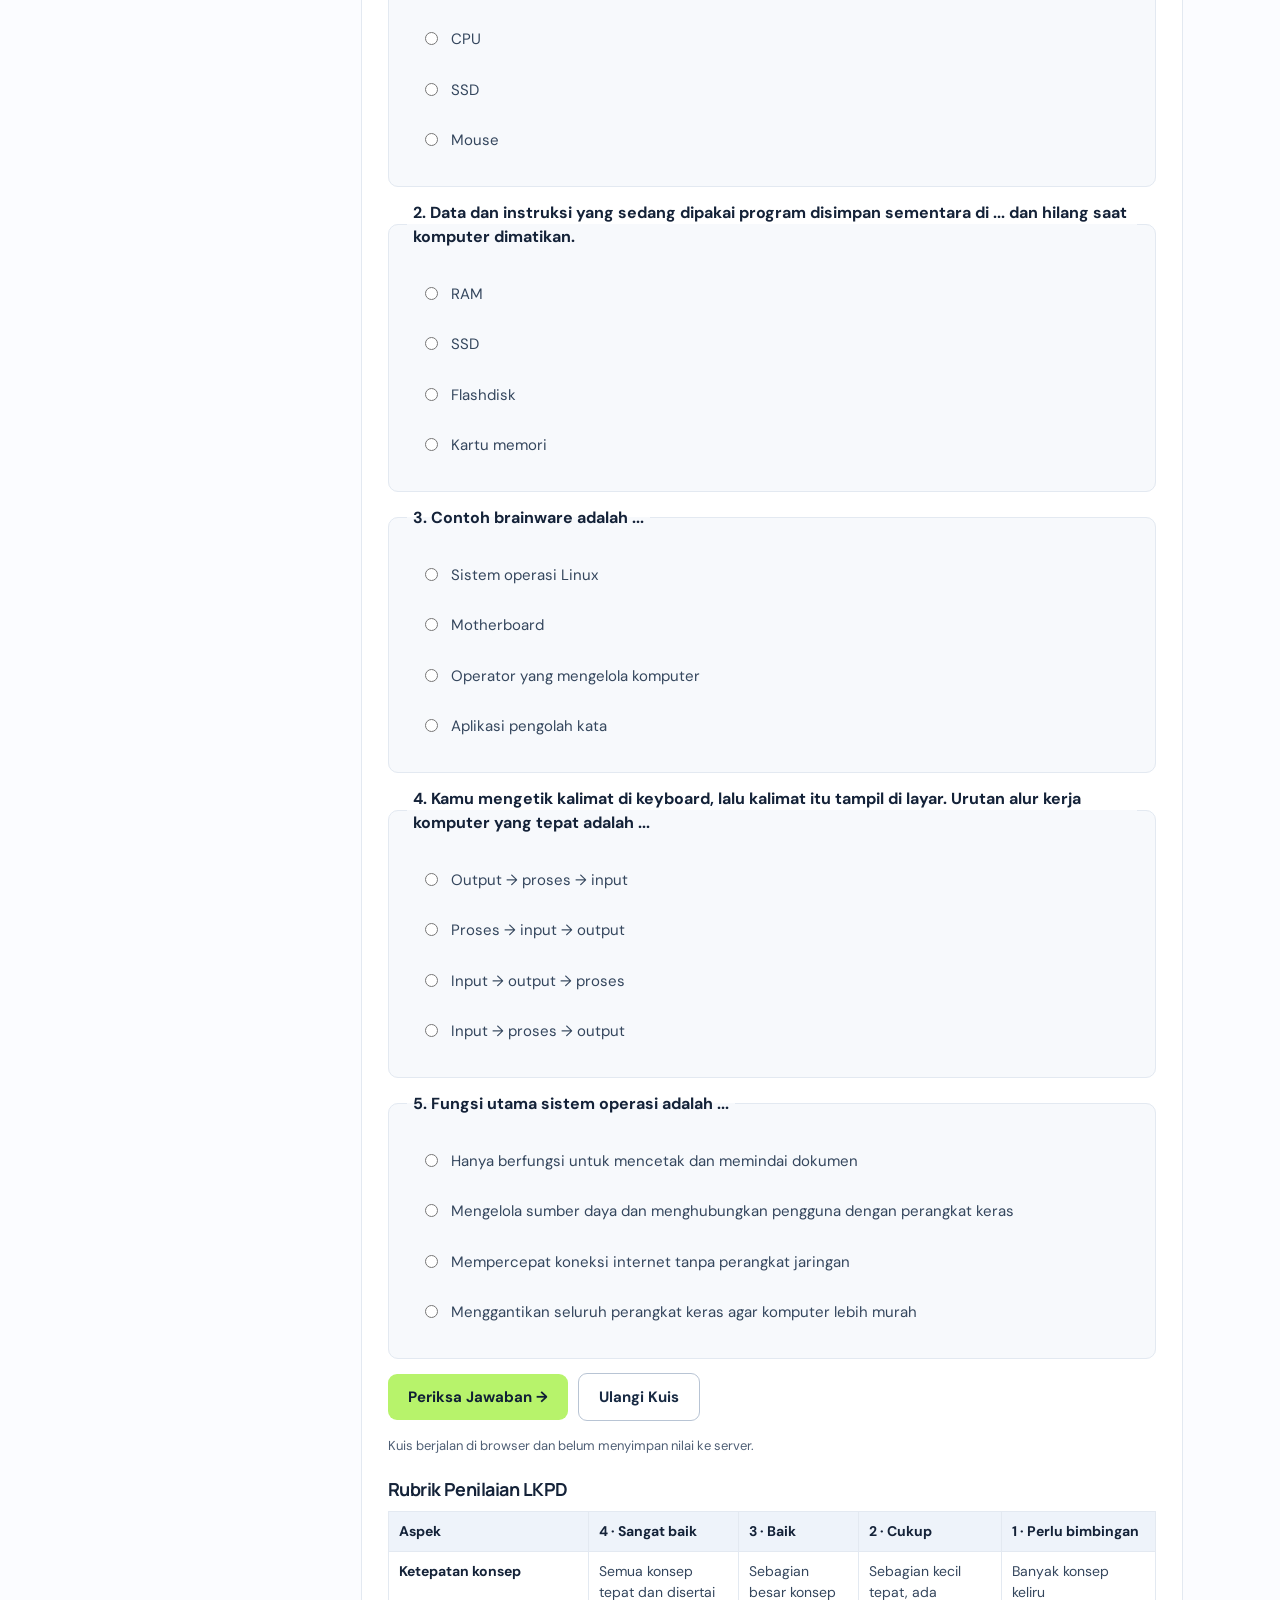
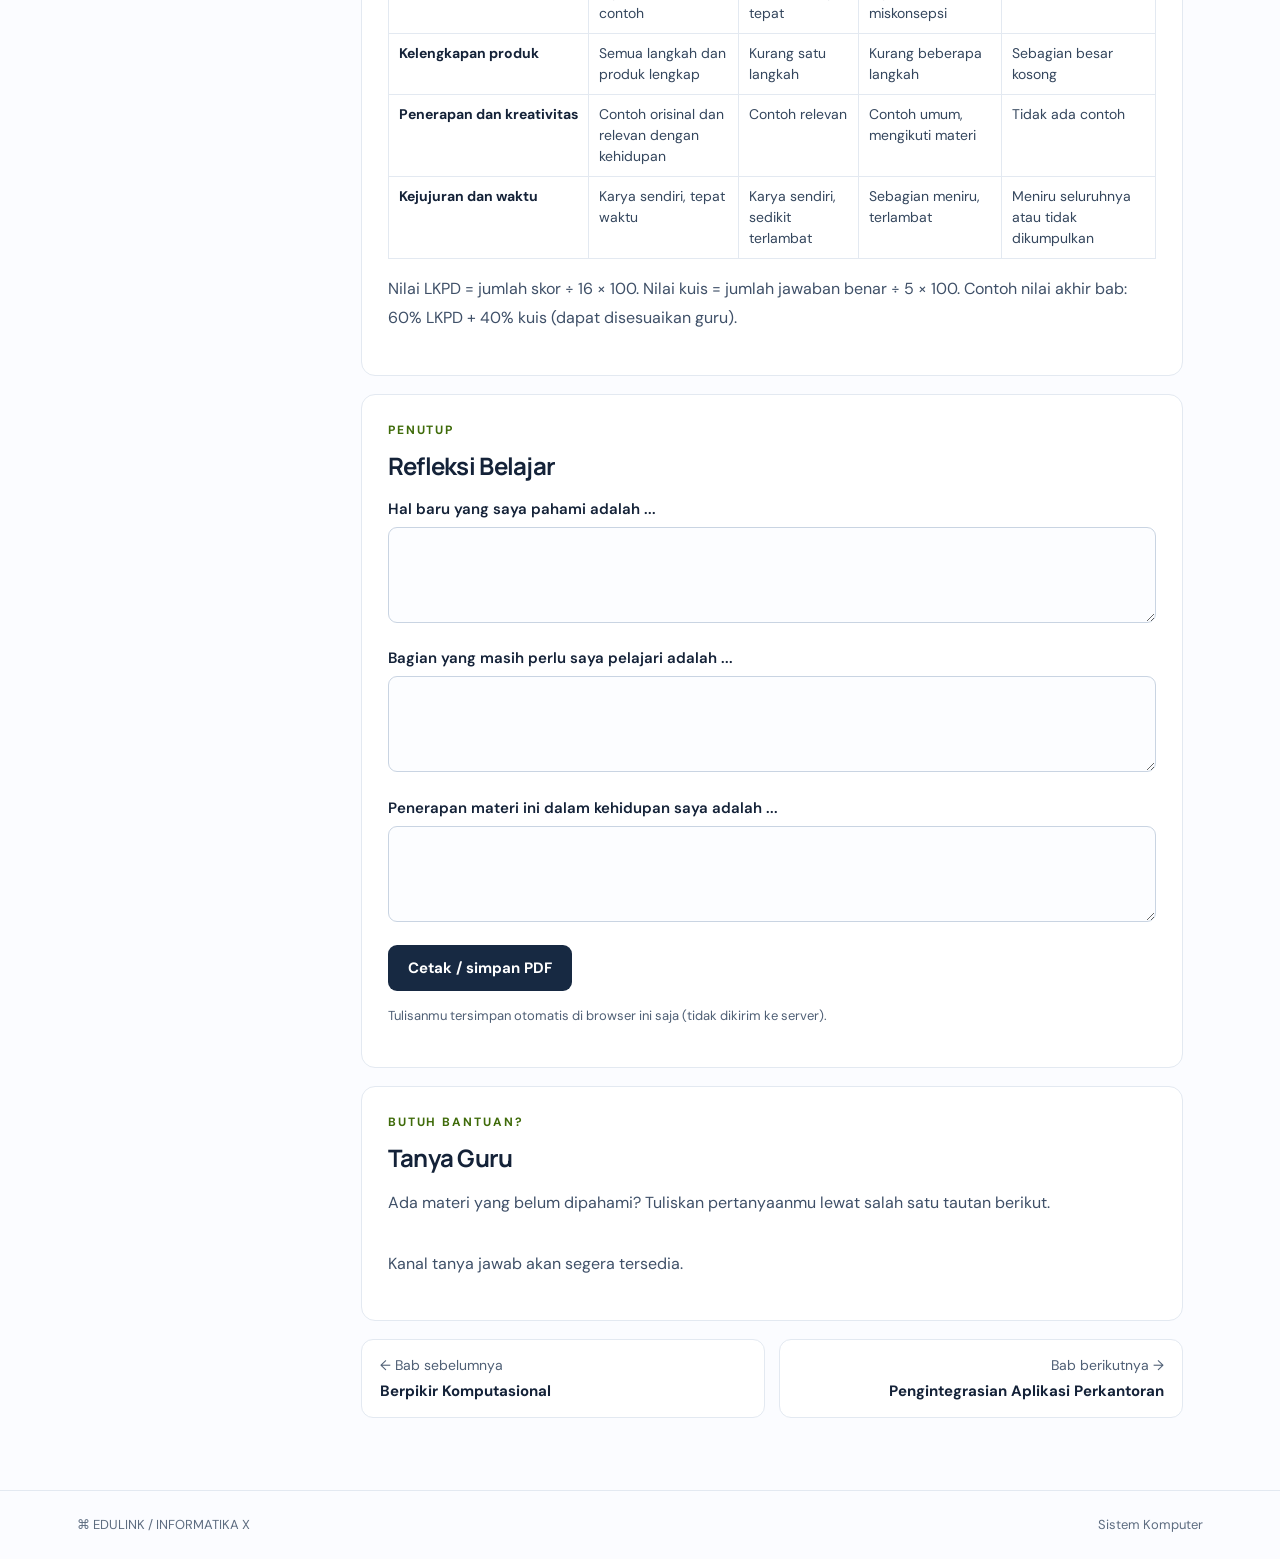
<file: bab3.html>
<!doctype html><html lang="id"><head><meta charset="utf-8"><meta name="viewport" content="width=device-width,initial-scale=1">
<title>Mengalihkan… · Edulink Informatika X</title>
<meta http-equiv="refresh" content="0;url=bab.html?b=3">
<script>location.replace("bab.html?b=3");</script></head>
<body><p>Mengalihkan ke <a href="bab.html?b=3">Bab 3</a>…</p></body></html>
</file>
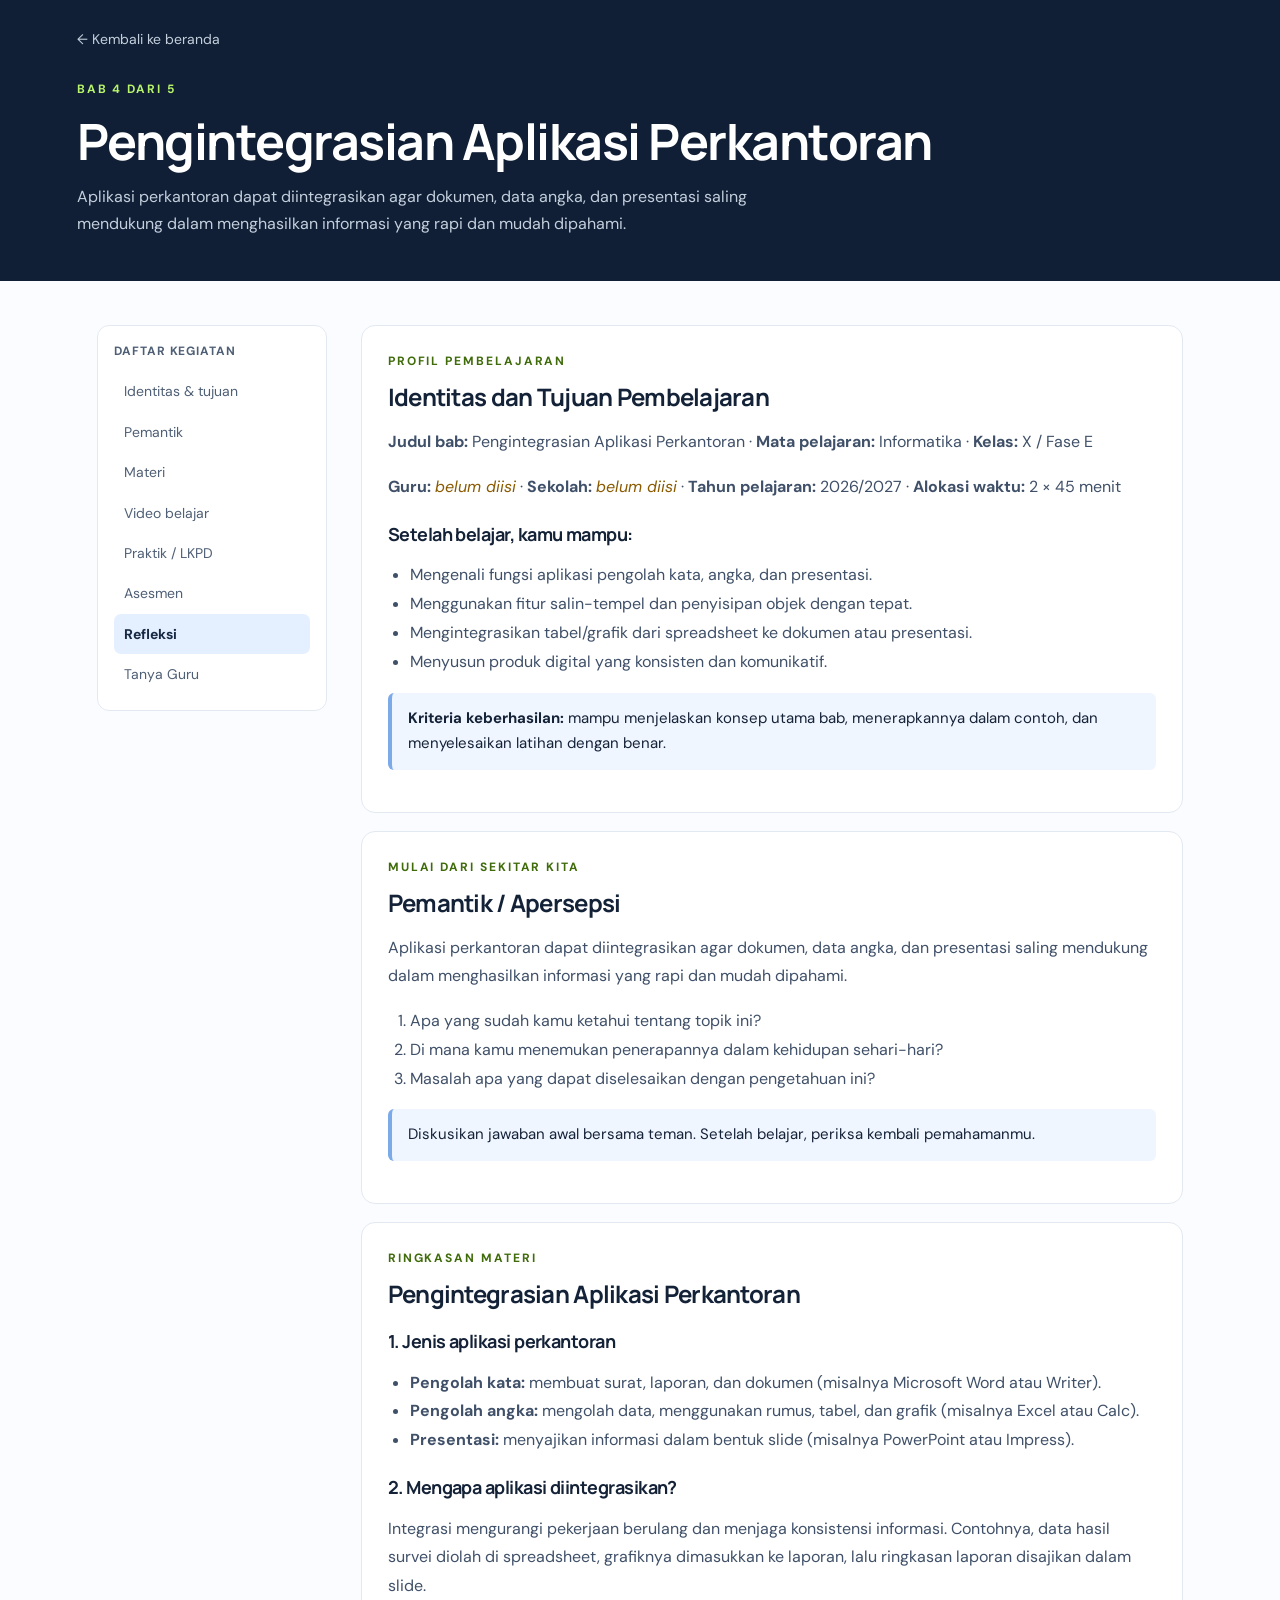
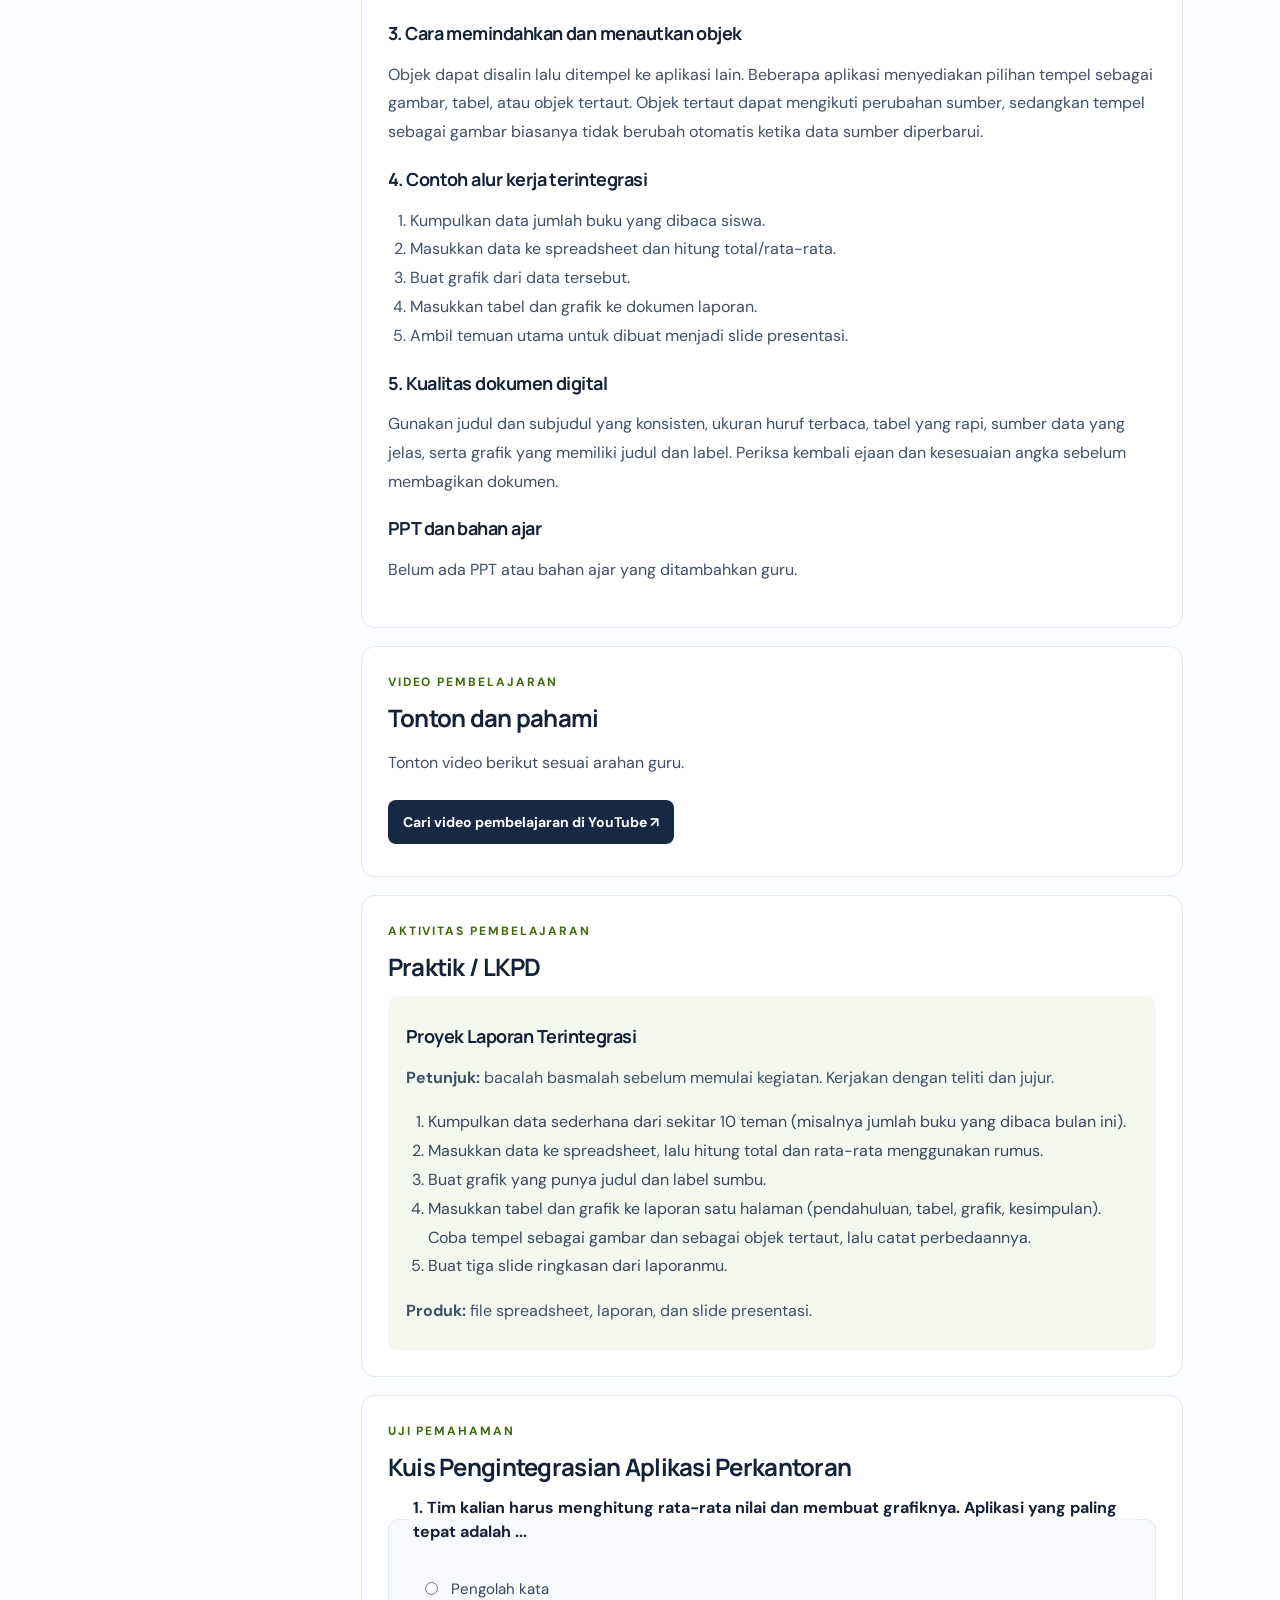
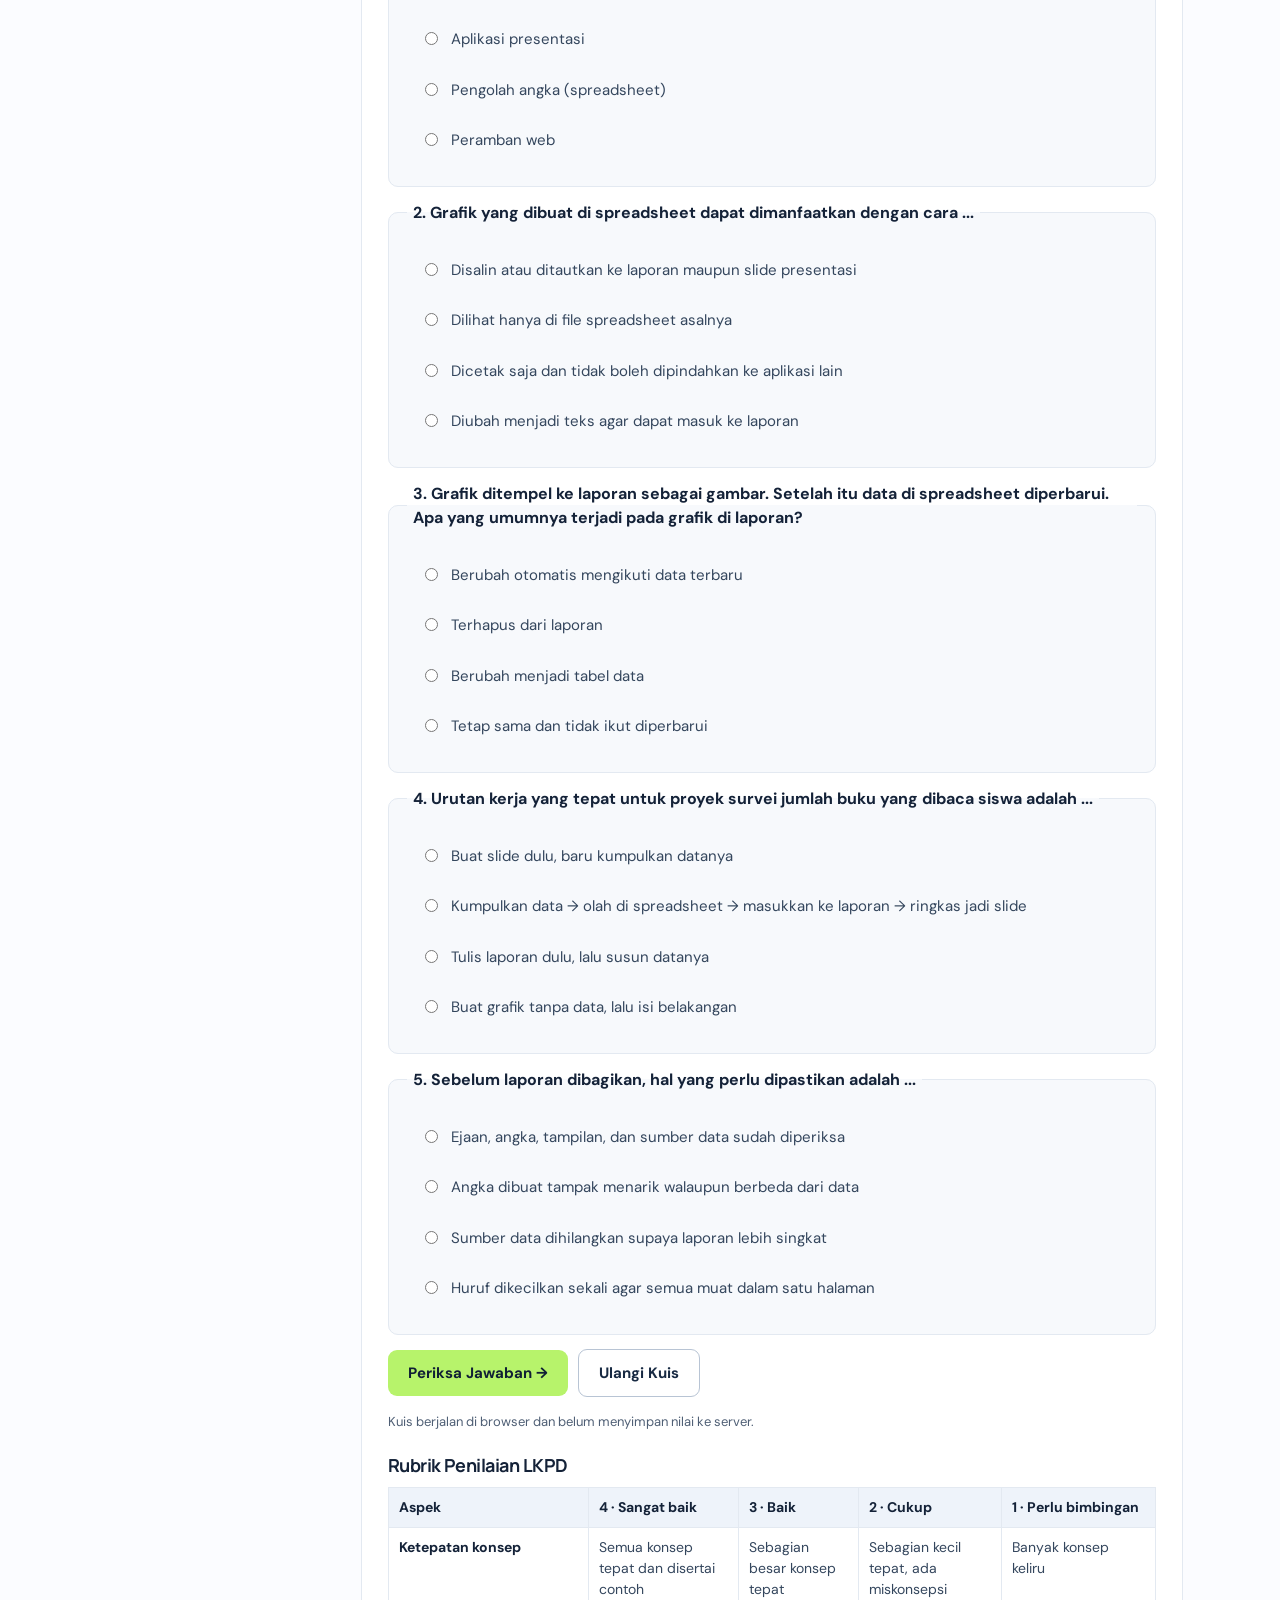
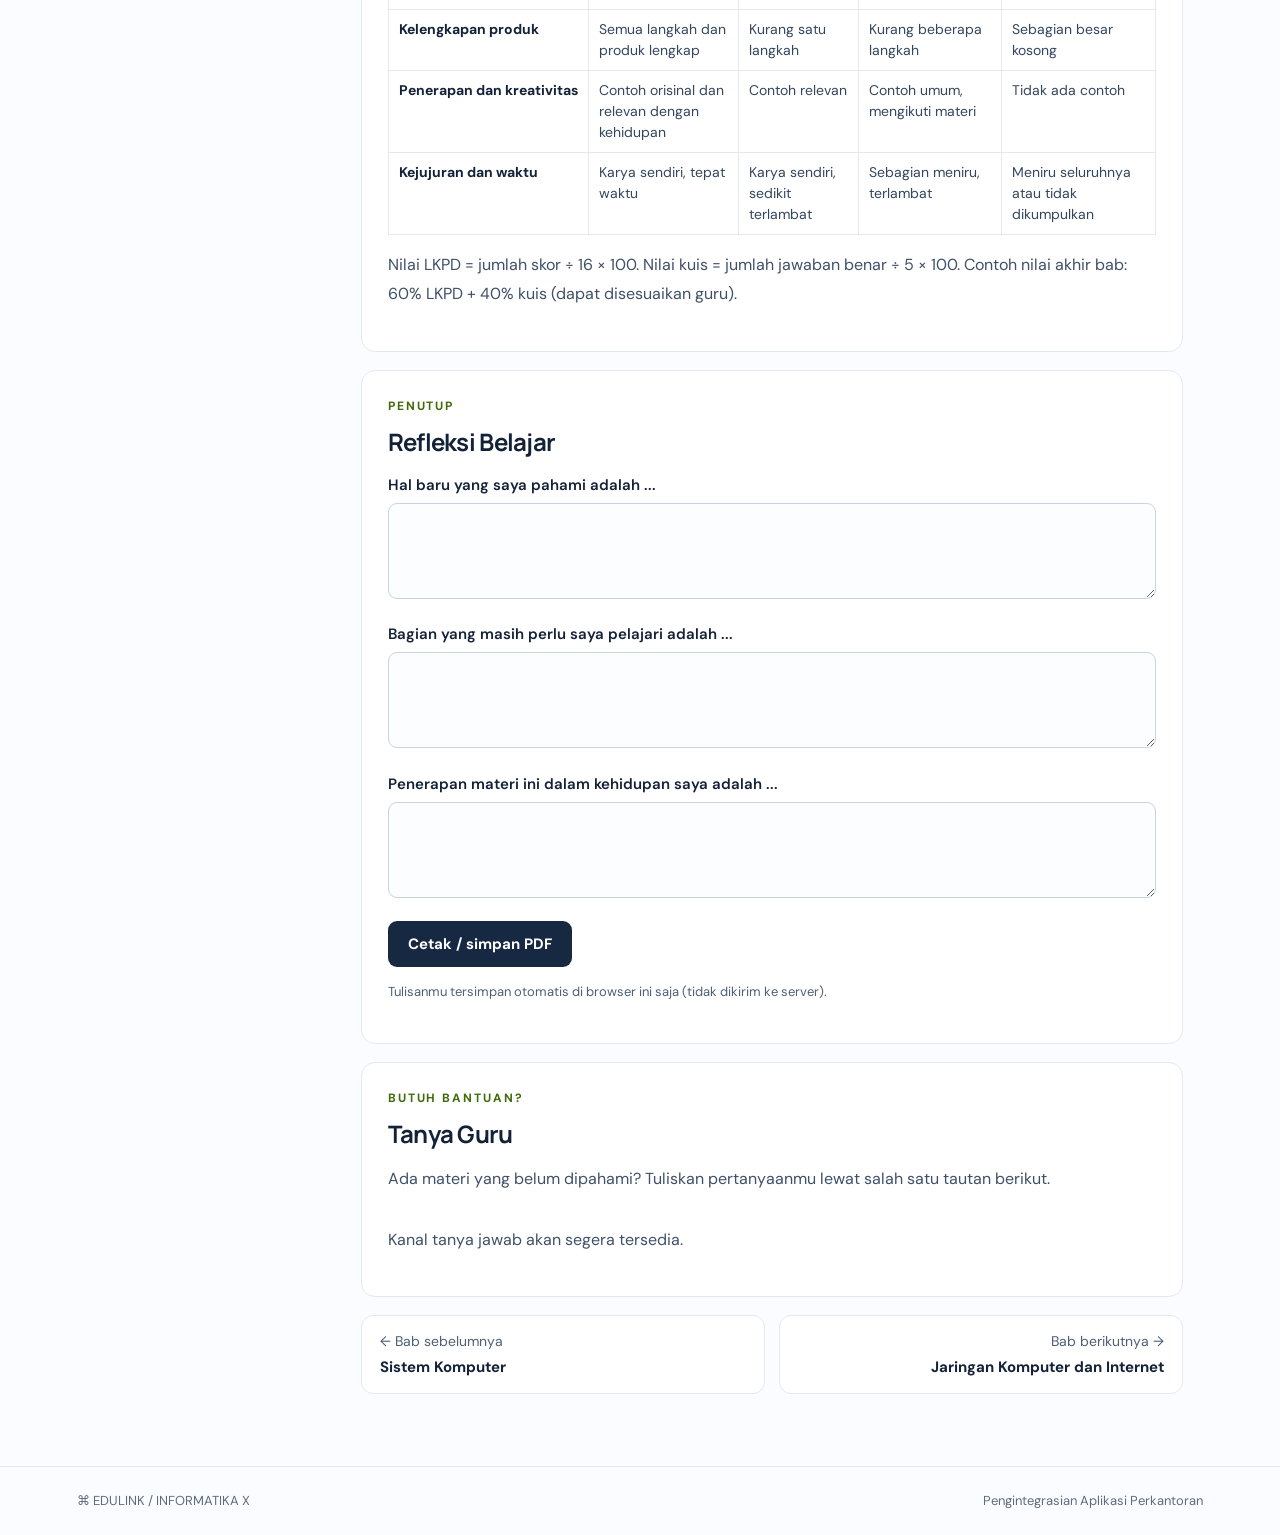
<file: bab4.html>
<!doctype html><html lang="id"><head><meta charset="utf-8"><meta name="viewport" content="width=device-width,initial-scale=1">
<title>Mengalihkan… · Edulink Informatika X</title>
<meta http-equiv="refresh" content="0;url=bab.html?b=4">
<script>location.replace("bab.html?b=4");</script></head>
<body><p>Mengalihkan ke <a href="bab.html?b=4">Bab 4</a>…</p></body></html>
</file>
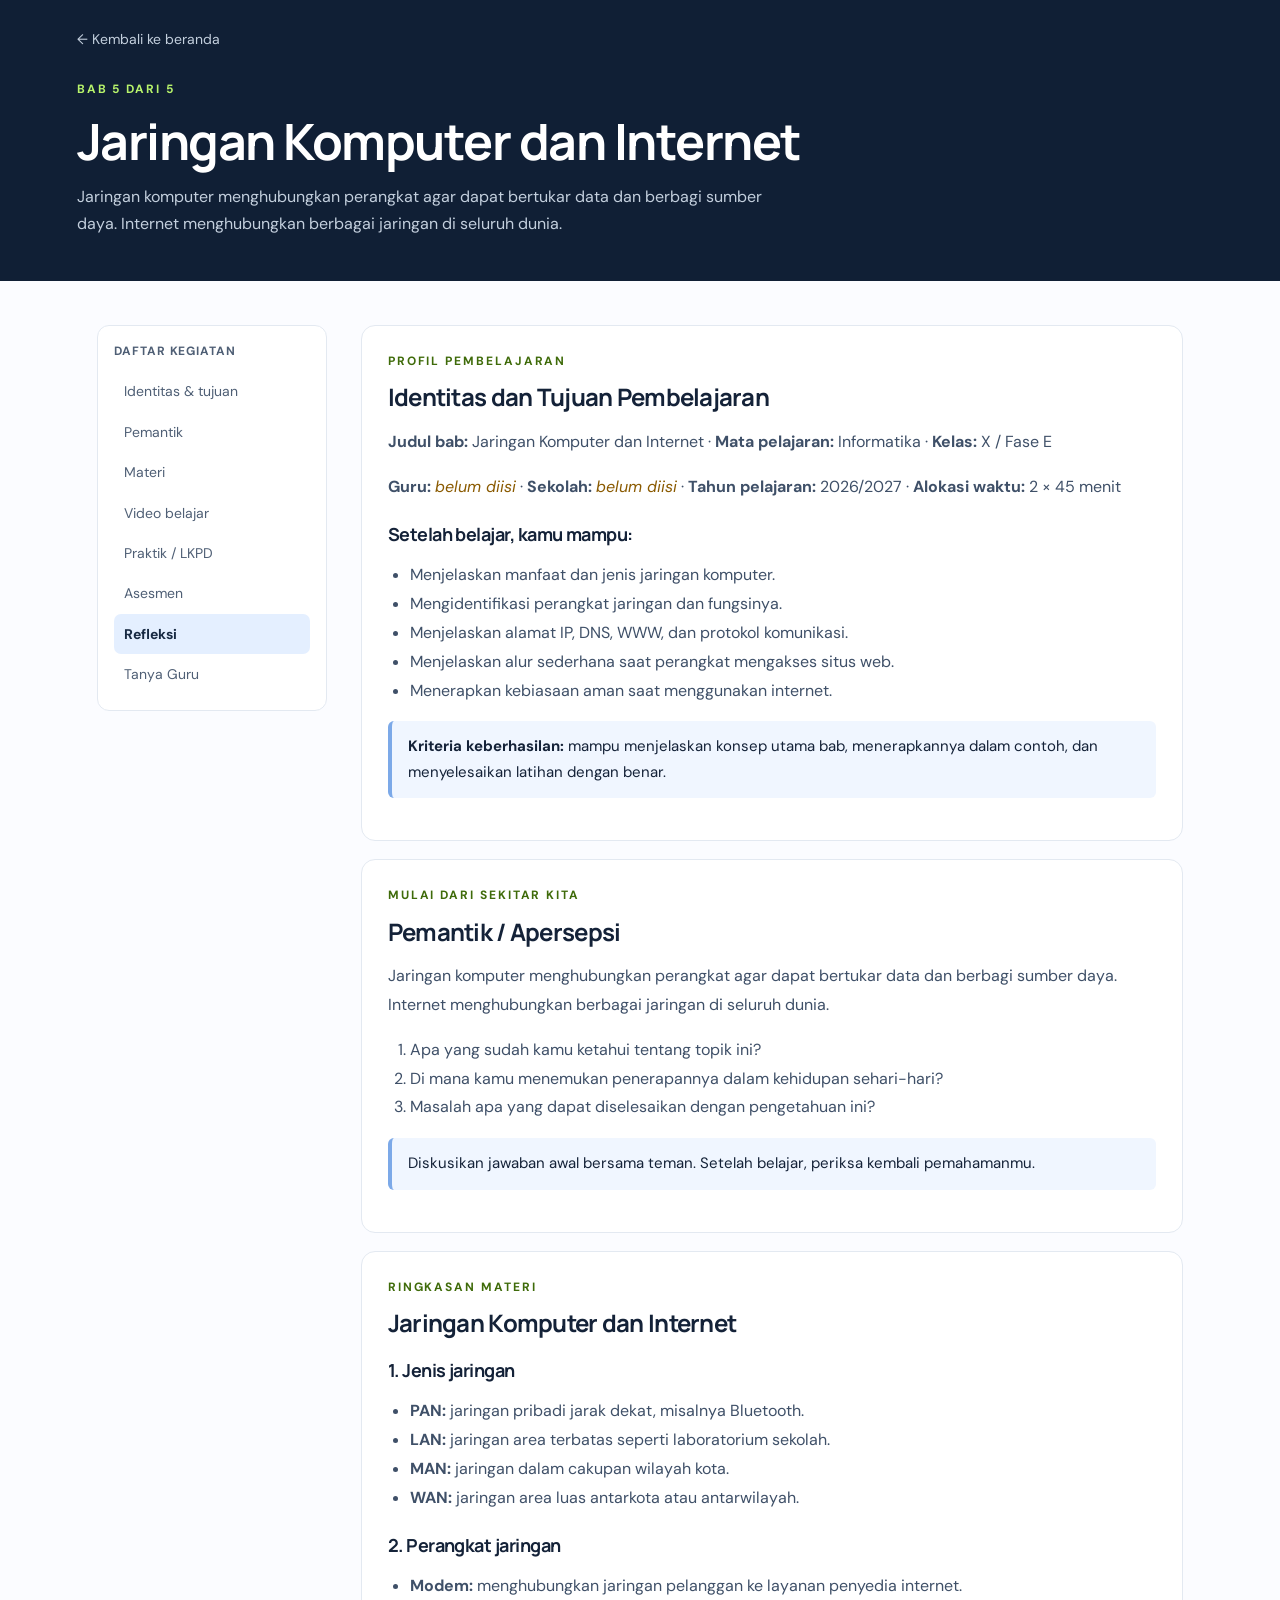
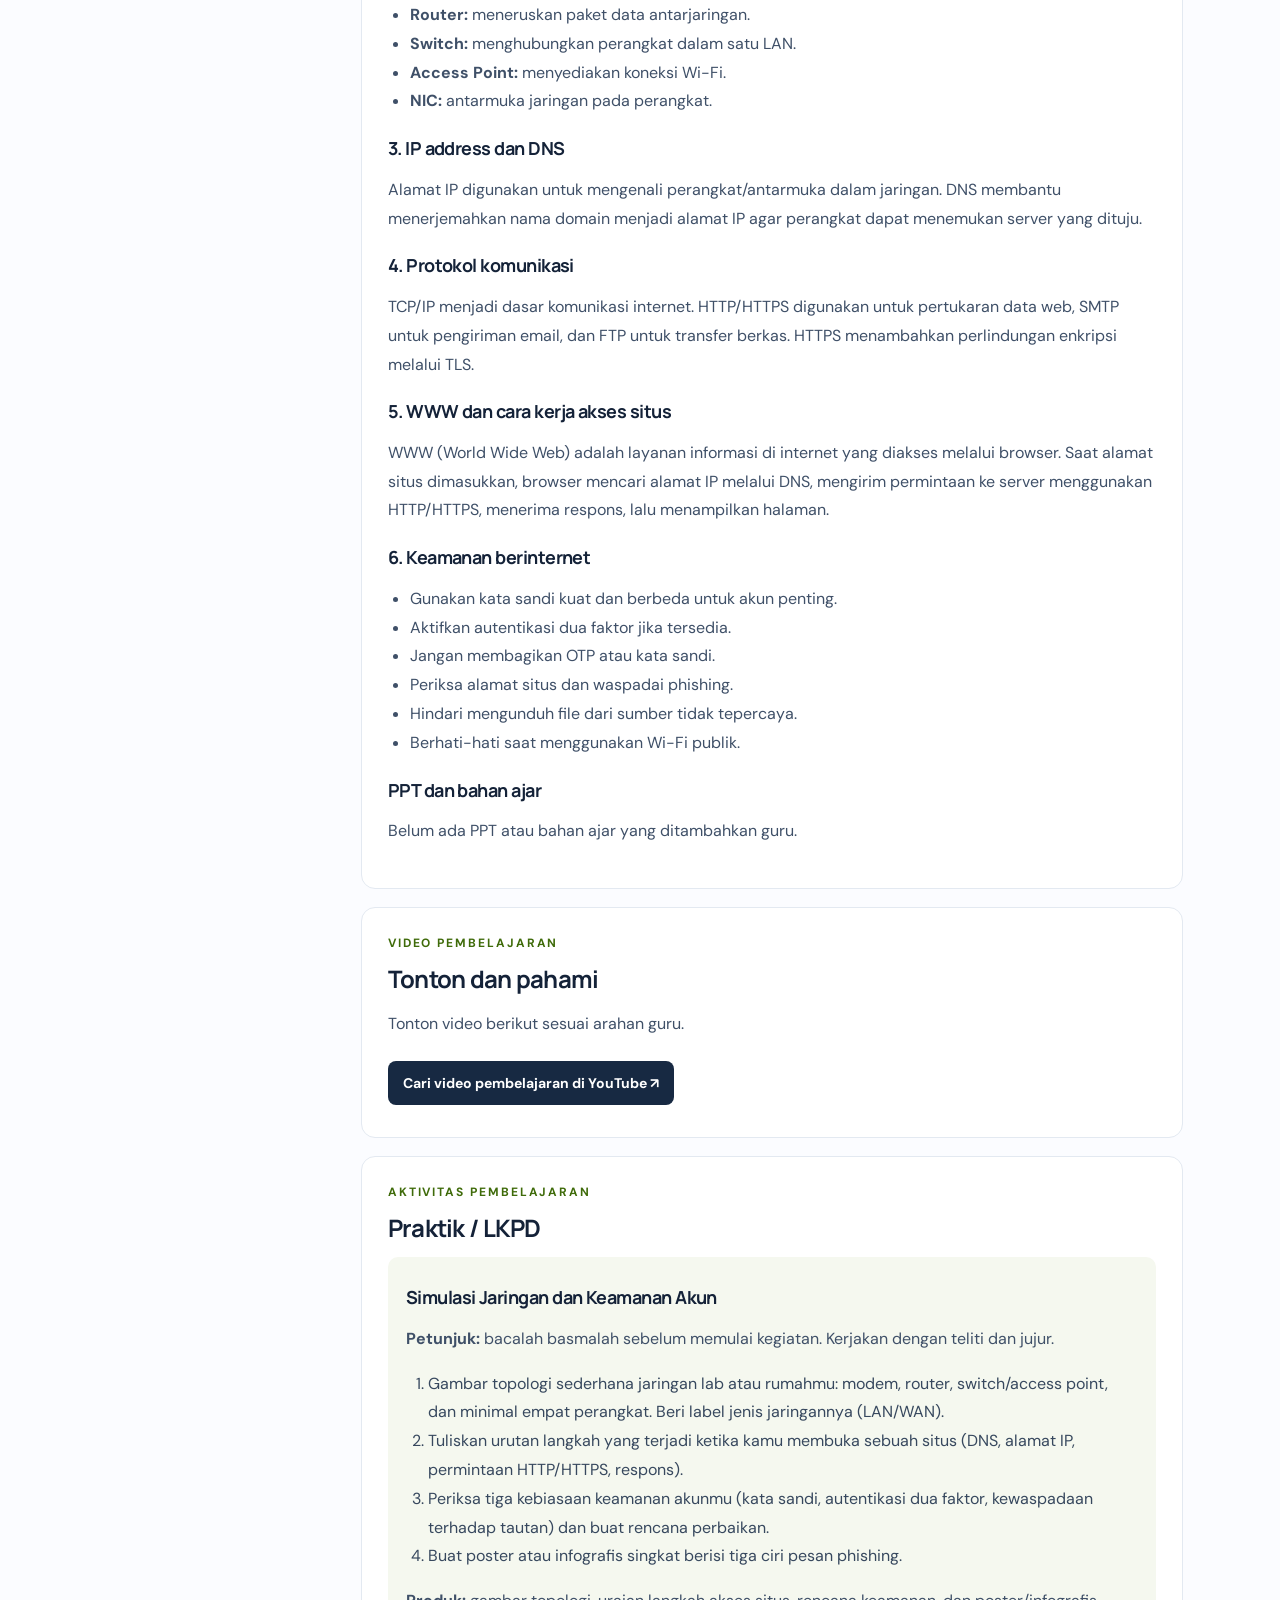
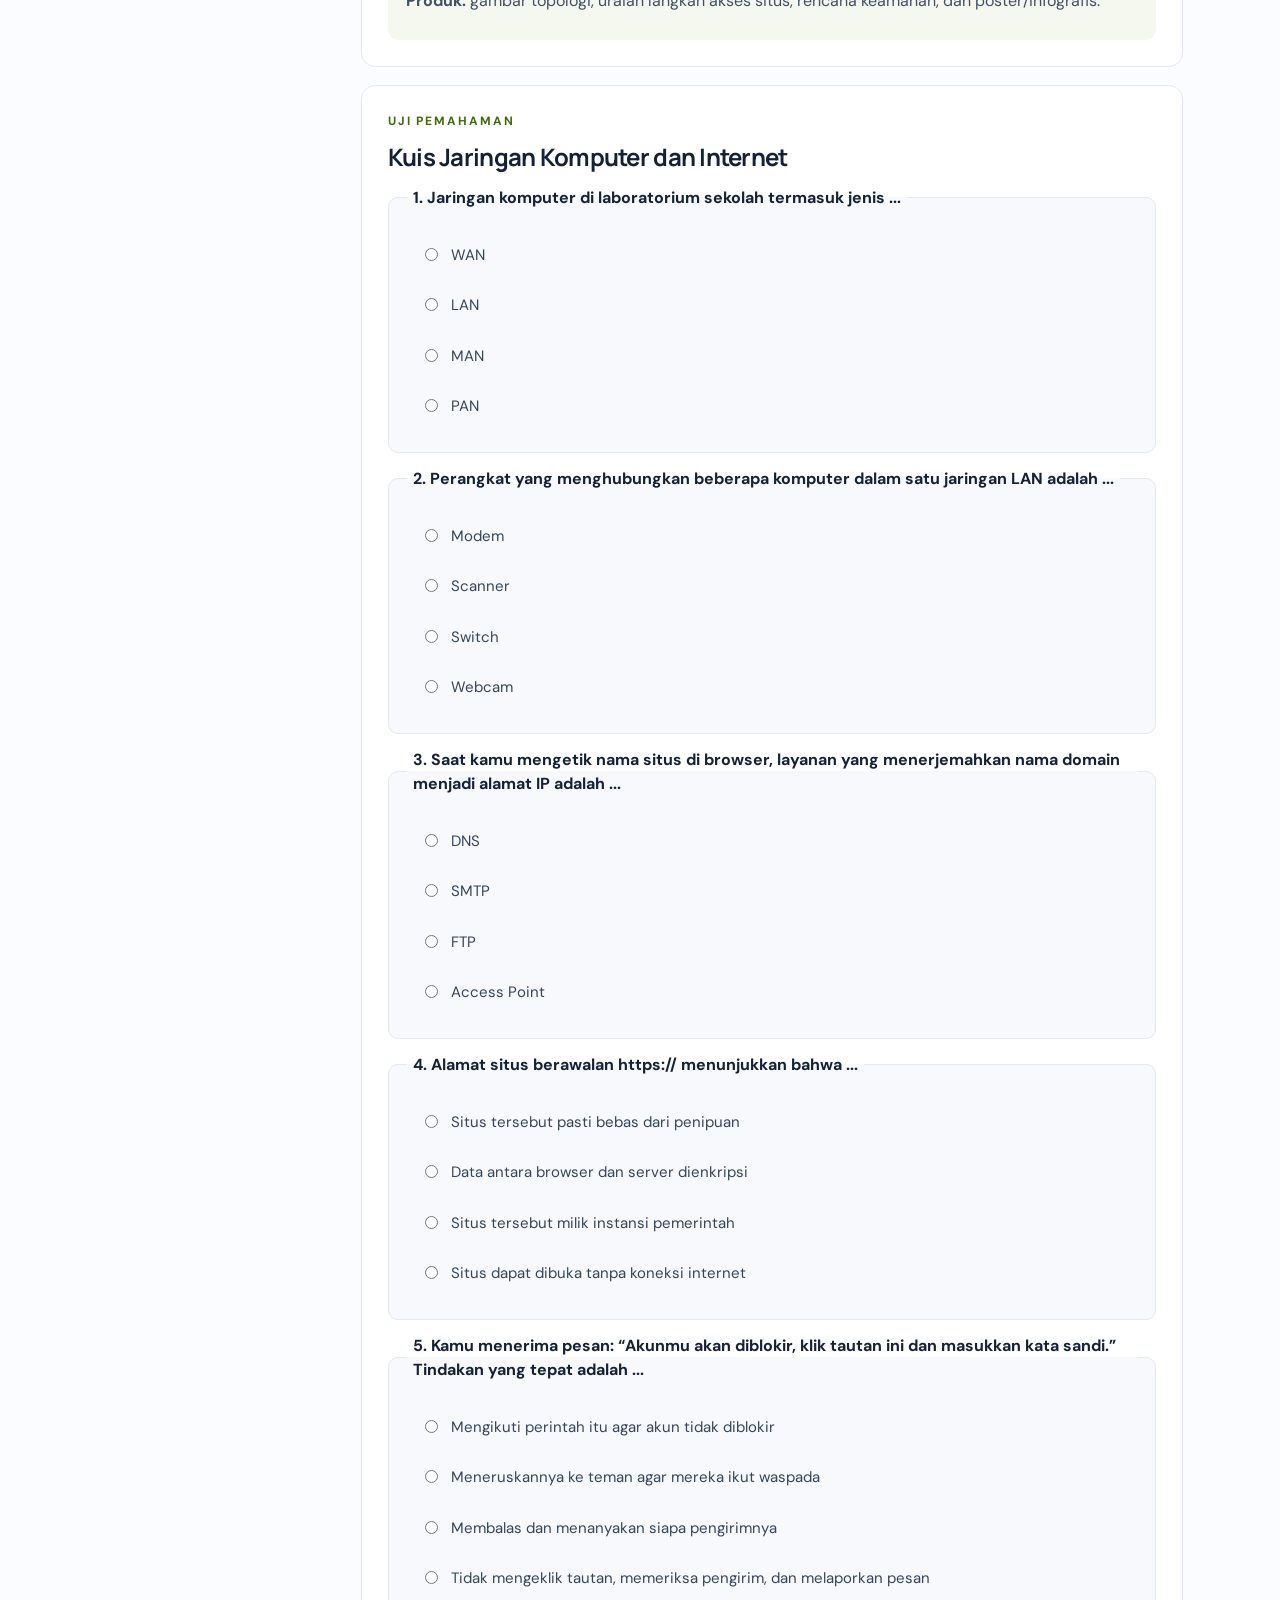
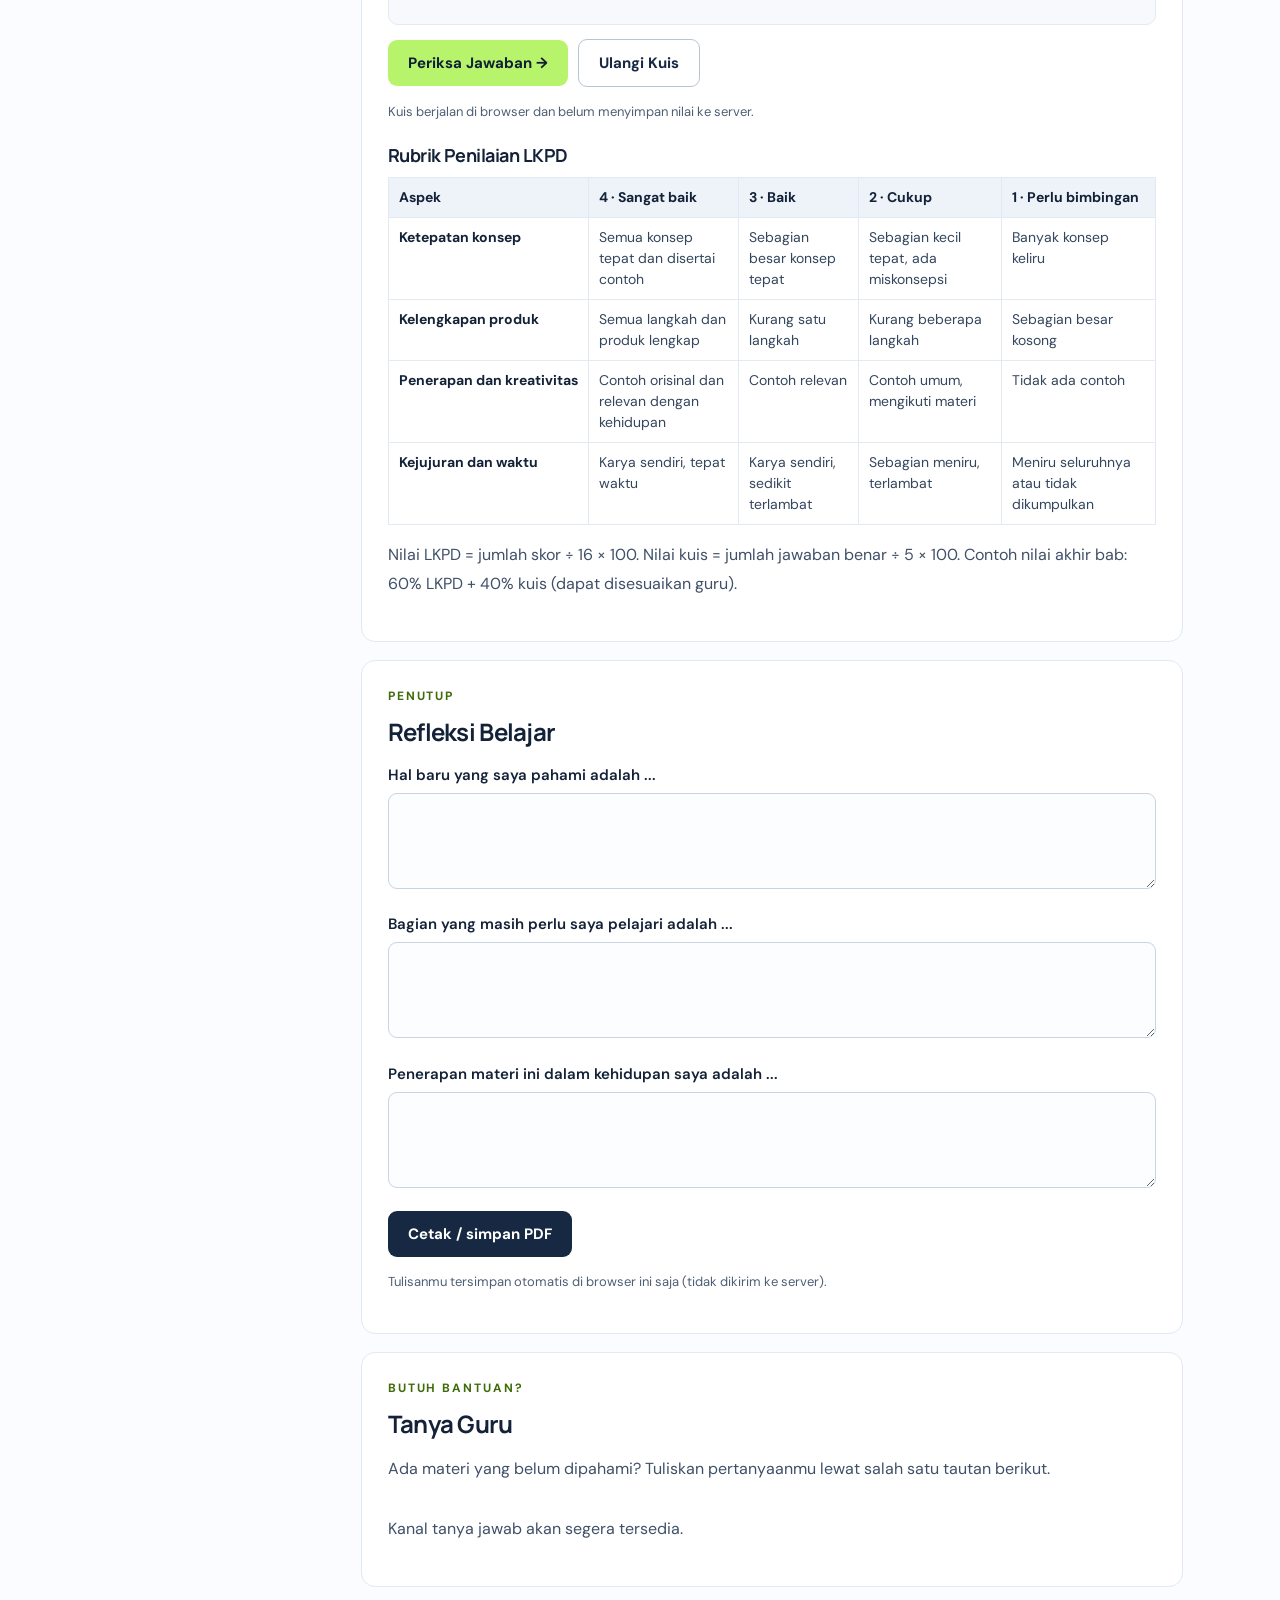
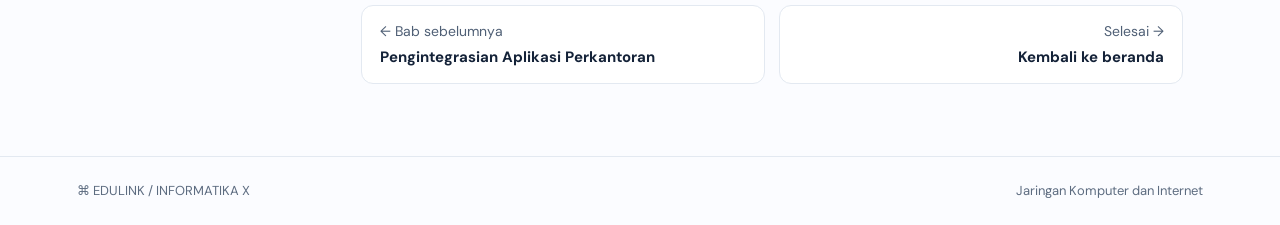
<file: bab5.html>
<!doctype html><html lang="id"><head><meta charset="utf-8"><meta name="viewport" content="width=device-width,initial-scale=1">
<title>Mengalihkan… · Edulink Informatika X</title>
<meta http-equiv="refresh" content="0;url=bab.html?b=5">
<script>location.replace("bab.html?b=5");</script></head>
<body><p>Mengalihkan ke <a href="bab.html?b=5">Bab 5</a>…</p></body></html>
</file>
<file: style.css>
/* ==========================================================
   Edulink Informatika X — style.css
   Bagian: 1 Dasar · 2 Navigasi & hero · 3 Beranda · 4 Halaman bab
           5 Kuis · 6 Refleksi · 7 Footer · 8 Responsif · 9 Cetak
   ========================================================== */

/* 1. DASAR ---------------------------------------------------- */
:root{
  --ink:#142238; --navy:#101f35; --navy-2:#172942;
  --muted:#4f5f75; --line:#e3e9f1; --bg:#fbfcff;
  --accent:#b7f36b; --accent-dark:#3f6b0a;
  --blue:#dcecff; --violet:#e9e4ff; --mint:#dcf5e3; --peach:#ffe8d6; --sand:#fdf3c8;
  --ok:#17653a; --ok-bg:#e6f7ec; --bad:#9b1c1c; --bad-bg:#fdeaea;
}
*{box-sizing:border-box}
html{scroll-behavior:smooth}
body{margin:0;color:var(--ink);background:var(--bg);font-family:'DM Sans',system-ui,-apple-system,'Segoe UI',sans-serif;font-size:16px;line-height:1.6}
h1,h2,h3{font-family:Manrope,'DM Sans',system-ui,sans-serif;letter-spacing:-.03em;line-height:1.2}
a{color:inherit;text-decoration:none}
img{max-width:100%;height:auto}
:focus-visible{outline:3px solid #5b9cf5;outline-offset:2px;border-radius:4px}
.skip{position:absolute;left:-999px;top:8px;background:var(--accent);color:var(--navy);padding:10px 14px;border-radius:8px;font-weight:700;z-index:99}
.skip:focus{left:8px}
.wrap{max-width:1240px;margin:0 auto;padding:72px max(6vw,24px)}
.muted{color:var(--muted);font-size:15px;line-height:1.7}
.eyebrow{font-size:12px;font-weight:700;letter-spacing:.16em;color:var(--accent-dark);margin-bottom:12px}
.hero .eyebrow,.guide-band .eyebrow,.subhero .eyebrow{color:var(--accent)}
.btn{display:inline-flex;align-items:center;justify-content:center;gap:14px;padding:13px 20px;border-radius:9px;font:700 15px 'DM Sans',sans-serif;background:var(--accent);color:var(--navy);border:0;cursor:pointer;transition:transform .2s,box-shadow .2s}
.btn:hover{transform:translateY(-2px);box-shadow:0 6px 16px #0000001f}
.btn-dark{background:var(--navy-2);color:#fff}
.btn-ghost{background:transparent;color:var(--navy-2);border:1.5px solid #b8c4d4}

/* 2. NAVIGASI & HERO ------------------------------------------ */
.hero{min-height:560px;background:var(--navy);color:#fff;position:relative;overflow:hidden;padding:0 max(6vw,24px)}
.nav{height:82px;display:flex;align-items:center;justify-content:space-between;position:relative;z-index:5;border-bottom:1px solid #ffffff20}
.brand{font-family:Manrope,sans-serif;font-weight:800;letter-spacing:.04em}
.brand i{font-style:normal;font-weight:500;color:#9eacc0}
.nav-links{display:flex;gap:30px;font-size:15px;color:#d3dce8}
.nav-links a:hover{color:var(--accent)}
.menu-toggle{display:none;background:none;color:#fff;border:0;font-size:26px;cursor:pointer;padding:6px 10px}
.hero-content{position:relative;z-index:2;padding:90px 0 80px;max-width:640px}
.hero h1{font-size:clamp(42px,7vw,72px);margin:0 0 22px;line-height:1.06}
.hero h1 span{color:var(--accent)}
.hero-content>p{max-width:500px;color:#c3cfdd;font-size:17px;line-height:1.75;margin:0 0 30px}
.hero-orbit{position:absolute;border:1px solid #ffffff14;border-radius:50%;pointer-events:none}
.orbit-one{width:530px;height:530px;right:-100px;top:100px}
.orbit-two{width:360px;height:360px;right:-15px;top:185px;background:radial-gradient(circle,#b7f36b14,transparent 68%)}

/* 3. BERANDA --------------------------------------------------- */
.intro{display:flex;justify-content:space-between;align-items:end;gap:28px;margin-bottom:32px}
.intro h2{font-size:clamp(26px,4vw,34px);margin:0}
.intro .muted{max-width:360px;margin:0}
.grid{display:grid;grid-template-columns:repeat(auto-fit,minmax(300px,1fr));gap:22px}
.card{padding:28px;border-radius:18px;display:flex;flex-direction:column;align-items:flex-start;min-height:290px}
.card .num{font:800 28px Manrope,sans-serif;color:#44607f;margin-bottom:14px}
.card h3{font-size:23px;margin:0 0 10px}
.card .desc{font-size:15px;line-height:1.7;color:#43556b;margin:0 0 22px}
.card .btn{margin-top:auto;background:var(--navy-2);color:#fff}
.c1{background:var(--blue)}.c2{background:var(--violet)}.c3{background:var(--mint)}.c4{background:var(--peach)}.c5{background:var(--sand)}
.guide-band{background:var(--navy-2);color:#fff}
.guide-band h2{font-size:clamp(26px,4vw,36px);margin:0 0 30px}
.steps{display:grid;grid-template-columns:repeat(auto-fit,minmax(220px,1fr));gap:24px}
.steps p{margin:0;color:#c3cfdd;font-size:15px;line-height:1.7}
.steps b{color:var(--accent);font:700 15px Manrope,sans-serif}

/* 4. HALAMAN BAB ------------------------------------------------ */
.subhero{background:var(--navy);color:#fff;padding:26px max(6vw,24px) 44px}
.back{font-size:14px;color:#c3cfdd}
.back:hover{color:var(--accent)}
.subhero h1{font-size:clamp(32px,5vw,50px);margin:30px 0 12px}
.subhero p{color:#c3cfdd;max-width:700px;line-height:1.7;font-size:16px;margin:0}
.layout{max-width:1240px;margin:0 auto;padding:44px max(6vw,24px) 72px;display:grid;grid-template-columns:230px minmax(0,1fr);gap:34px}
.side{position:sticky;top:20px;align-self:start;background:#fff;border:1px solid var(--line);padding:16px;border-radius:12px}
.side b{display:block;font-size:12px;letter-spacing:.08em;margin-bottom:10px;color:var(--muted)}
.side a{display:block;padding:9px 10px;border-radius:7px;font-size:14px;color:var(--muted)}
.side a:hover{background:#edf4ff;color:var(--navy-2)}
.side a.active{background:#e4efff;color:var(--navy-2);font-weight:700}
.content section{scroll-margin-top:20px;background:#fff;border:1px solid var(--line);border-radius:14px;padding:26px;margin-bottom:18px}
.content h2{font-size:24px;margin:0 0 14px}
.content h3{font-size:18px;margin:22px 0 8px}
.content p,.content li{font-size:16px;line-height:1.8;color:#3f5068}
.content ul,.content ol{padding-left:22px}
.callout{background:#f0f6ff;border-left:4px solid #7ca9e8;padding:13px 16px;border-radius:6px;margin:16px 0;font-size:15px;line-height:1.7}
.resource{display:inline-block;background:var(--navy-2);color:#fff;border-radius:8px;padding:11px 15px;font-size:14px;font-weight:700;margin:6px 6px 6px 0}
.resource:hover{background:#24406b}
.task{background:#f5f8ef;border-radius:10px;padding:8px 18px}
.task li{color:#37485e}
.small-note{font-size:13px!important;color:var(--muted)!important}
.pager{display:flex;justify-content:space-between;gap:14px;flex-wrap:wrap;margin-top:8px}
.pager a{flex:1 1 220px;background:#fff;border:1px solid var(--line);border-radius:12px;padding:14px 18px;font-size:14px;color:var(--muted)}
.pager a:hover{border-color:#9db8dc;background:#f4f8ff}
.pager strong{display:block;color:var(--ink);font-size:15px;margin-top:2px}
.pager .next{text-align:right}

/* 5. KUIS ---------------------------------------------------------- */
.quiz-q{border:1px solid var(--line);background:#f7f9fc;border-radius:10px;padding:16px 18px;margin:0 0 14px;min-width:0}
.quiz-q legend{font-weight:700;font-size:16px;line-height:1.5;padding:0 6px;color:var(--ink)}
.quiz-q label{display:flex;gap:10px;align-items:flex-start;font-size:15px;line-height:1.5;margin:8px 0;padding:9px 12px;border:1px solid transparent;border-radius:8px;color:#34465d;cursor:pointer}
.quiz-q label:hover{background:#edf2f9}
.quiz-q input{margin-top:4px;accent-color:#2a5db0}
.quiz-q.unanswered{border-color:#d9822b;background:#fff8ef}
.quiz-q.correct{border-color:#5fb883}
.quiz-q.wrong{border-color:#d46a6a}
.quiz-q label.is-correct{background:var(--ok-bg);border-color:#5fb883;color:var(--ok);font-weight:600}
.quiz-q label.is-wrong{background:var(--bad-bg);border-color:#d46a6a;color:var(--bad)}
.explain{margin:10px 0 2px!important;padding:10px 12px;border-radius:8px;font-size:14px!important;line-height:1.6!important;background:#fff;border:1px solid var(--line)}
.explain .tag-ok{color:var(--ok);font-weight:700}
.explain .tag-bad{color:var(--bad);font-weight:700}
.quiz-actions{display:flex;gap:10px;flex-wrap:wrap;align-items:center;margin-top:6px}
.quiz-result{font-size:16px;font-weight:700;margin-top:14px;line-height:1.6}
.quiz-result:empty{display:none}
.quiz-result.warn{color:#9a5200}

/* 6. REFLEKSI ------------------------------------------------------ */
.reflect label{display:block;font-weight:600;font-size:15px;margin:16px 0 6px;color:var(--ink)}
.reflect textarea{width:100%;min-height:84px;padding:11px 13px;border:1px solid #c9d4e2;border-radius:9px;font:15px/1.6 'DM Sans',sans-serif;color:var(--ink);resize:vertical;background:#fcfdff}
.reflect textarea:focus{border-color:#5b9cf5;outline:none;box-shadow:0 0 0 3px #5b9cf533}
.reflect .quiz-actions{margin-top:16px}

/* 6b. VIDEO, TANYA GURU, RUBRIK ---------------------------------- */
.video-item{margin:0 0 22px}
.video-frame{position:relative;aspect-ratio:16/9;background:#0b1626;border-radius:12px;overflow:hidden}
.video-frame iframe{position:absolute;inset:0;width:100%;height:100%;border:0}
.video-meta{margin:8px 2px 0;font-size:15px;color:var(--muted)}
.video-meta strong{color:var(--ink)}
.ed-empty{color:#8a5a00;font-style:italic}
.ask-grid{display:grid;grid-template-columns:repeat(auto-fit,minmax(220px,1fr));gap:12px;margin-top:10px}
.ask-grid a{display:block;background:#f3f8ff;border:1px solid #cfe0f7;border-radius:12px;padding:14px 16px;font-weight:700;color:var(--navy-2)}
.ask-grid a:hover{background:#e6f0ff}
.ask-grid span{display:block;font-weight:400;font-size:13px;color:var(--muted);margin-top:2px}
.table-scroll{overflow-x:auto;margin:10px 0 6px;-webkit-overflow-scrolling:touch}
.rubrik{border-collapse:collapse;width:100%;min-width:640px;font-size:14px}
.rubrik th,.rubrik td{border:1px solid var(--line);padding:9px 10px;text-align:left;vertical-align:top;line-height:1.5;color:#34465d}
.rubrik th{background:#eef3fa;color:var(--ink)}
.rubrik td:first-child{font-weight:700;color:var(--ink);white-space:nowrap}

.extra-item{margin:4px 0 10px}
.extra-note{font-size:14px;color:var(--muted);margin-left:4px}
.extra:empty,#materiExtra:empty,#praktikExtra:empty,#asesmenExtra:empty,#pemantikExtra:empty{display:none}

/* 7. FOOTER --------------------------------------------------------- */
footer{border-top:1px solid var(--line);padding:24px max(6vw,24px);display:flex;justify-content:space-between;align-items:center;gap:14px;flex-wrap:wrap;font-size:13px;color:#5d6c80}

/* 8. RESPONSIF ---------------------------------------------------- */
@media(max-width:760px){
  .menu-toggle{display:block}
  .nav-links{display:none;position:absolute;right:0;top:72px;background:#20344e;padding:18px 22px;border-radius:10px;flex-direction:column;gap:18px;box-shadow:0 10px 30px #0006}
  .nav-links.open{display:flex}
  .hero{min-height:0}
  .hero-content{padding:64px 0 60px}
  .orbit-one{right:-350px}
  .wrap{padding:52px 24px}
  .intro{display:block}.intro .muted{margin-top:10px}
  .layout{grid-template-columns:minmax(0,1fr);padding:28px 24px 56px;gap:20px}
  .side{position:static;display:flex;gap:6px;overflow-x:auto;padding:10px;-webkit-overflow-scrolling:touch}
  .side b{display:none}
  .side a{white-space:nowrap;flex:0 0 auto;background:#f3f6fb}
  .content section{padding:20px 18px}
  .pager .next{text-align:left}
}
@media(prefers-reduced-motion:reduce){html{scroll-behavior:auto}.btn{transition:none}}

/* 9. CETAK ------------------------------------------------------------ */
@media print{
  .side,.nav,.back,.pager,.quiz-actions .btn,.resource,.skip{display:none!important}
  .subhero,.hero{background:#fff!important;color:#000!important;padding:0!important}
  .subhero p,.subhero h1{color:#000!important}
  .layout{display:block;padding:0}
  .content section{border:0;padding:8px 0;break-inside:avoid}
  body{font-size:12pt;background:#fff}
}
</file>
